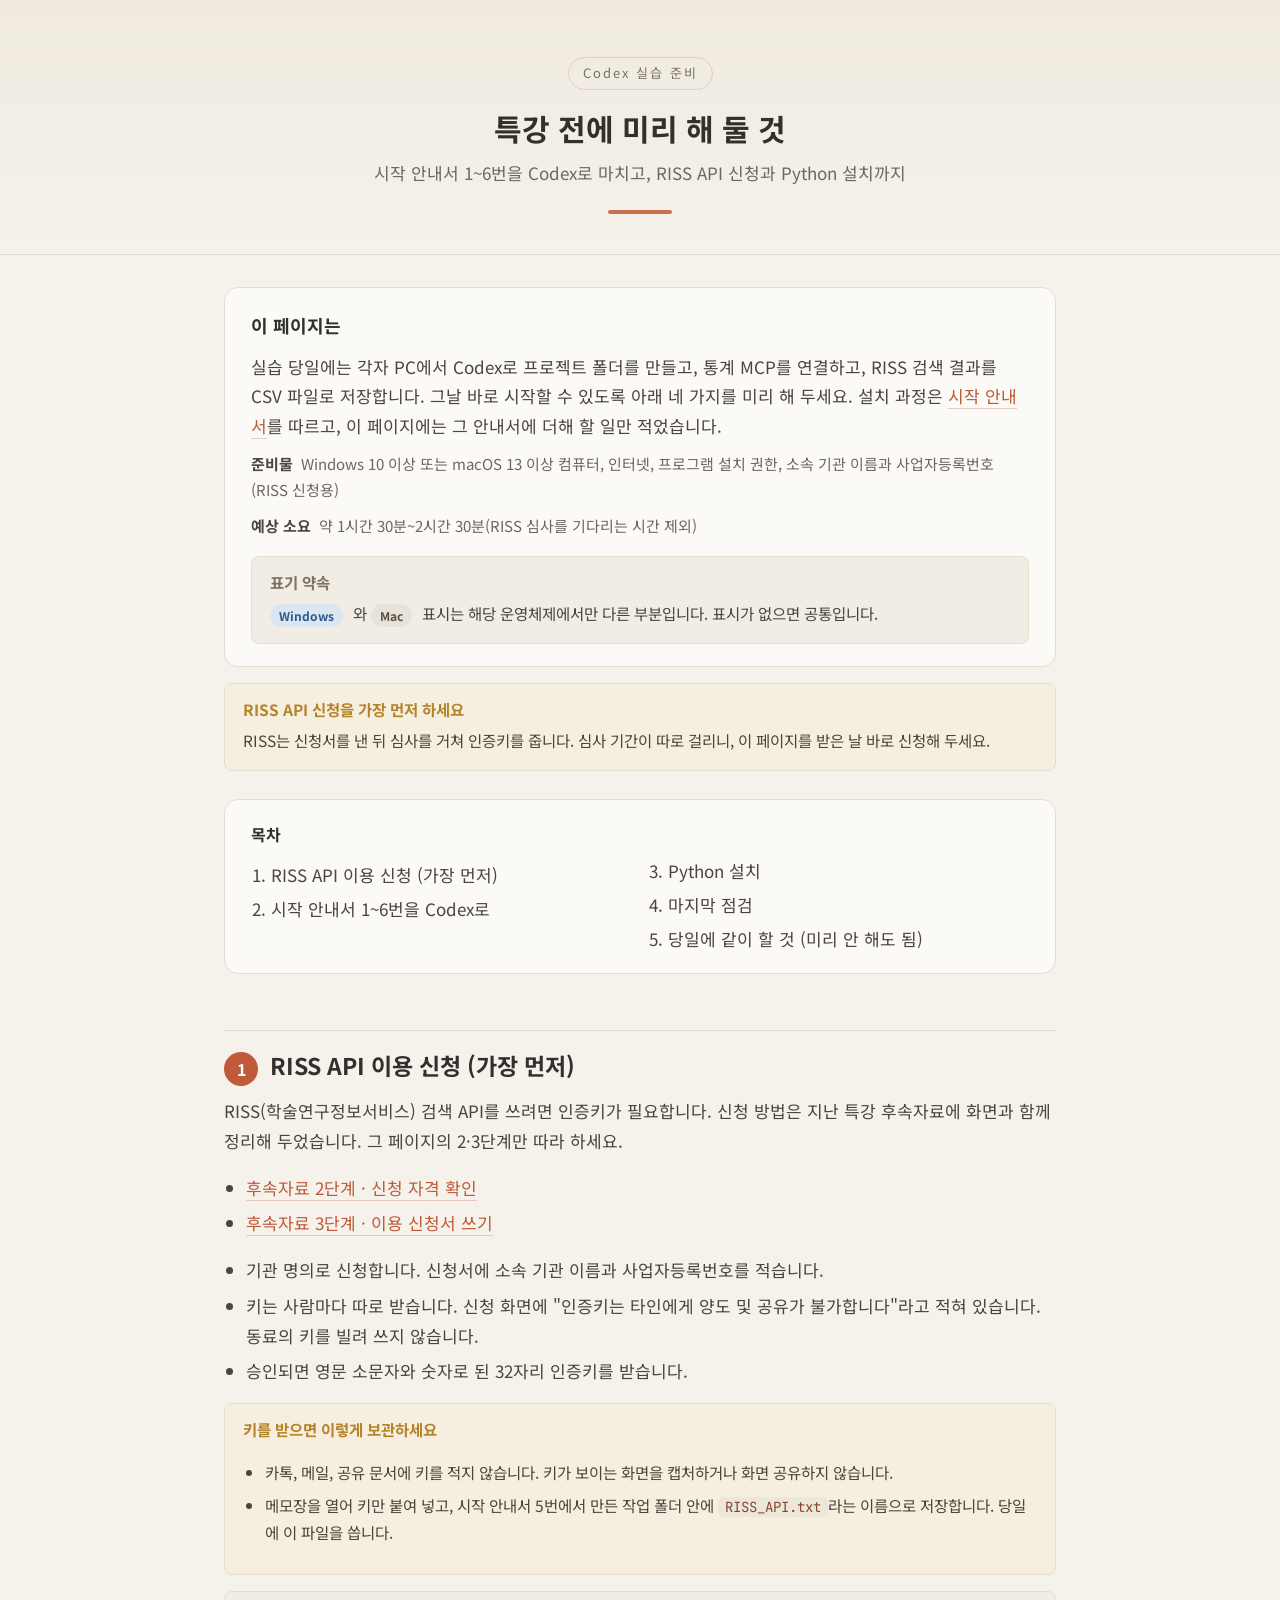
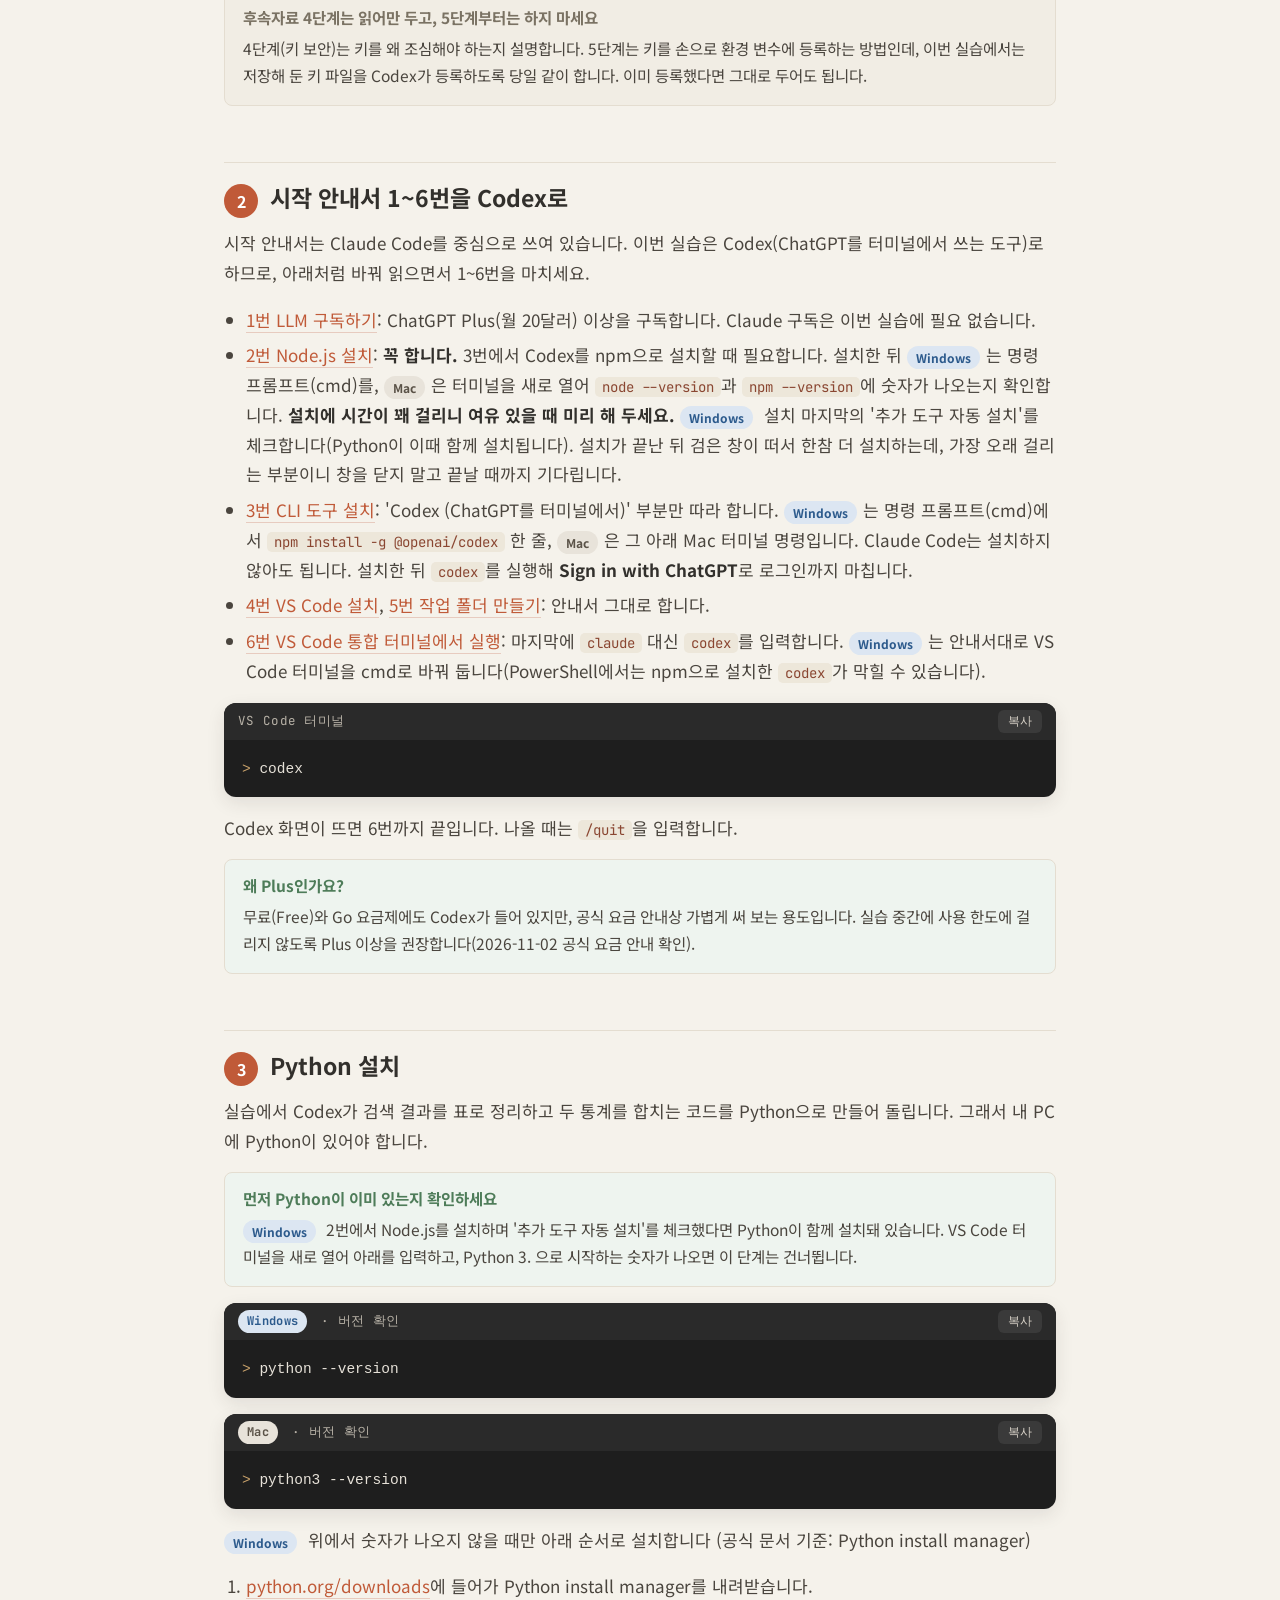
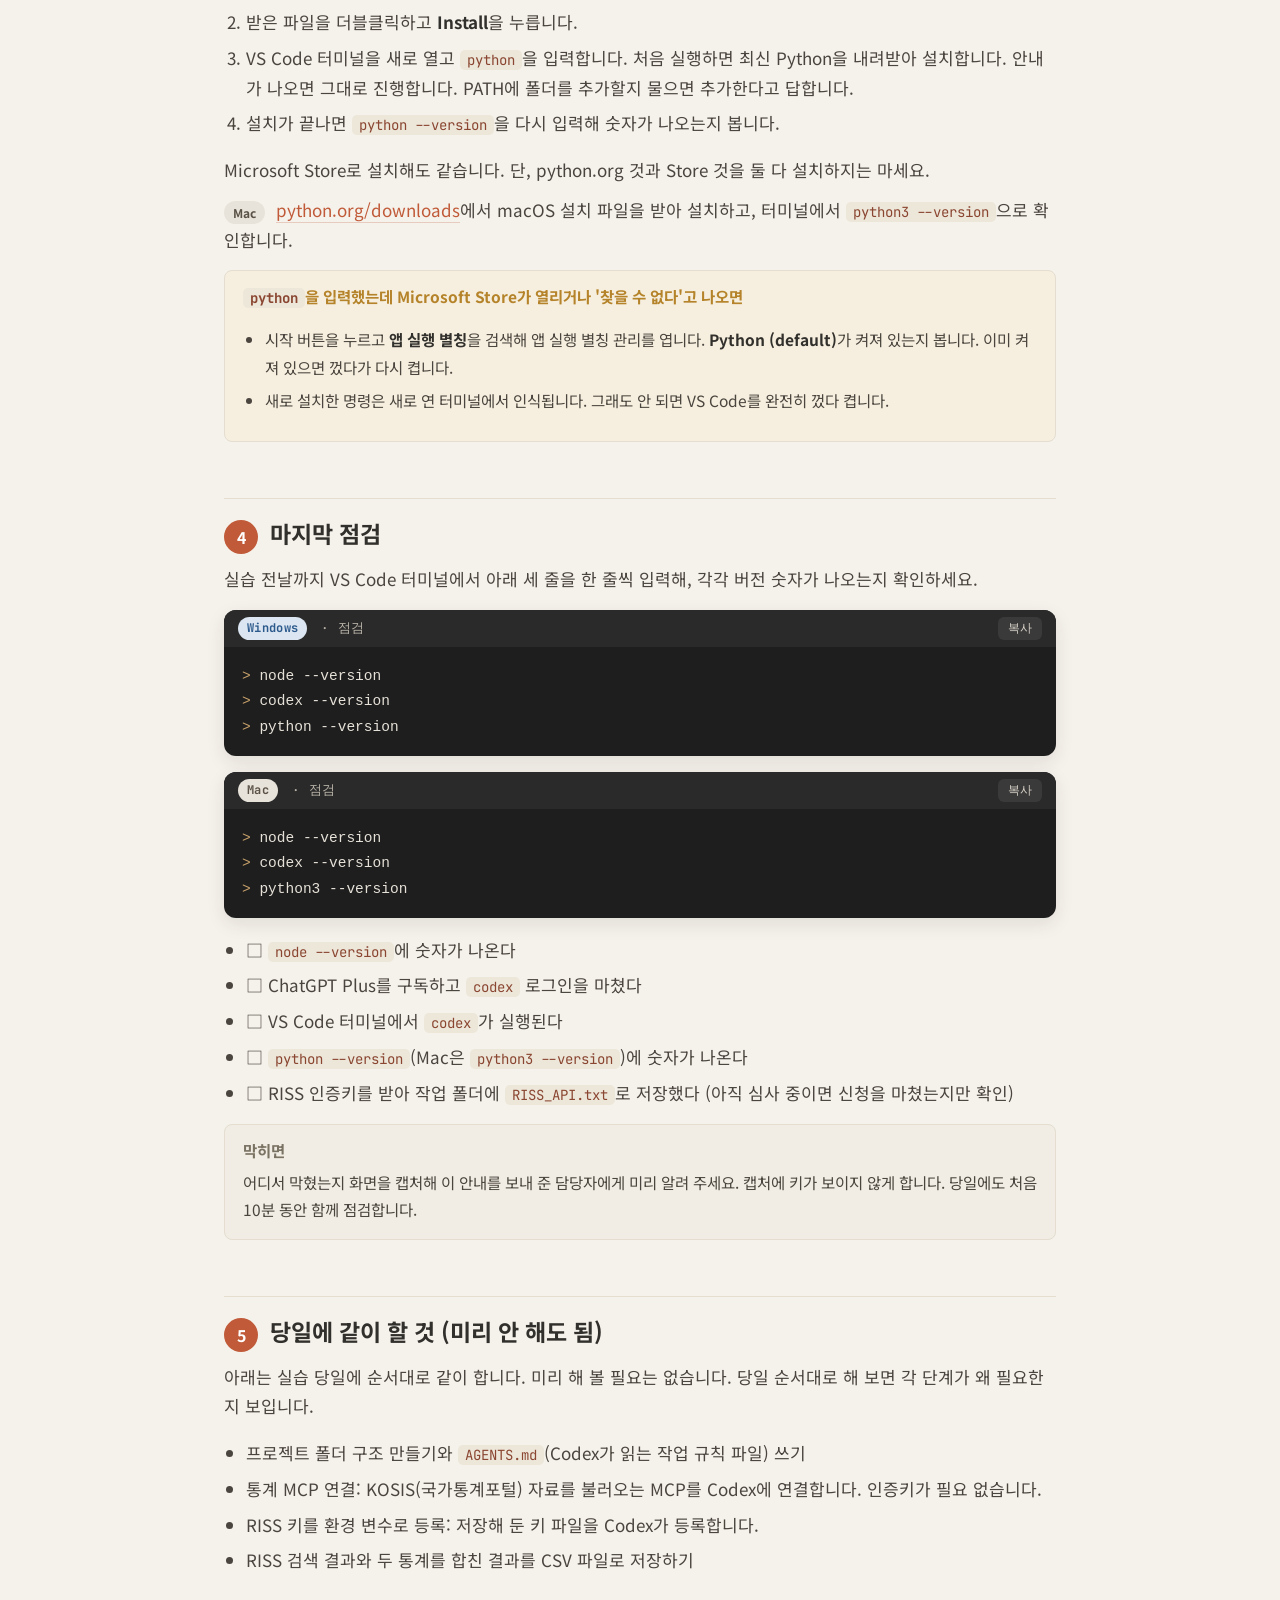
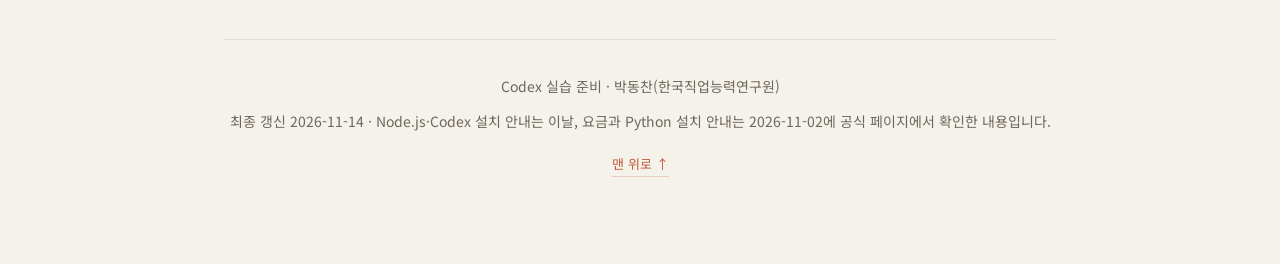
<file: Lets_prepare.html>
<!DOCTYPE html>
<html lang="ko">
<head>
<meta charset="UTF-8" />
<meta name="viewport" content="width=device-width, initial-scale=1.0" />
<title>특강 전에 미리 해 둘 것 · Codex 실습 준비</title>
<link rel="preconnect" href="https://fonts.googleapis.com" />
<link rel="preconnect" href="https://fonts.gstatic.com" crossorigin />
<link href="https://fonts.googleapis.com/css2?family=Noto+Sans+KR:wght@400;500;700&family=JetBrains+Mono:wght@400;500&display=swap" rel="stylesheet" />
<style>
  :root {
    --cream: #F5F2EB;
    --paper: #FBFAF6;
    --ink: #32302C;
    --body: #4A453E;
    --muted: #6E675D;
    --head: #7A7263;
    --terra: #C05A38;
    --terra-soft: #E7CBBF;
    --line: #E4DDD0;
    --code-bg: #1E1E1E;
    --code-fg: #E6E1D8;
    --green: #4E7C59;
    --amber: #B5832A;
  }
  * { box-sizing: border-box; }
  html { scroll-behavior: smooth; }
  body {
    margin: 0;
    background: var(--cream);
    color: var(--body);
    font-family: 'Noto Sans KR', 'Apple SD Gothic Neo', 'Malgun Gothic', sans-serif;
    font-size: 17px;
    line-height: 1.75;
    -webkit-font-smoothing: antialiased;
  }
  .wrap { max-width: 880px; margin: 0 auto; padding: 0 24px 96px; }

  /* Header */
  header.hero {
    background: linear-gradient(180deg, #F0EADF 0%, var(--cream) 100%);
    border-bottom: 1px solid var(--line);
    padding: 56px 24px 40px;
    text-align: center;
  }
  header.hero .badge {
    display: inline-block; font-size: 13px; letter-spacing: 2px; color: var(--head);
    border: 1px solid var(--terra-soft); border-radius: 999px; padding: 4px 14px; margin-bottom: 18px;
  }
  header.hero h1 { font-size: 30px; color: var(--ink); margin: 0 0 10px; font-weight: 700; line-height: 1.35; }
  header.hero p.sub { font-size: 17px; color: var(--muted); margin: 0; }
  .rule { width: 64px; height: 4px; background: var(--terra); border-radius: 3px; margin: 22px auto 0; opacity: .85; }

  h2 {
    font-size: 23px; color: var(--ink); font-weight: 700; margin: 56px 0 6px;
    padding-top: 14px; border-top: 1px solid var(--line); scroll-margin-top: 20px;
  }
  h2 .num {
    display: inline-flex; align-items: center; justify-content: center;
    width: 34px; height: 34px; border-radius: 50%; background: var(--terra); color: #fff;
    font-size: 16px; font-weight: 700; margin-right: 12px; vertical-align: middle;
  }
  h3 { font-size: 18px; color: var(--ink); font-weight: 700; margin: 28px 0 4px; }
  p { margin: 10px 0; }
  a { color: var(--terra); text-decoration: none; border-bottom: 1px solid var(--terra-soft); }
  a:hover { border-bottom-color: var(--terra); }
  strong { color: var(--ink); font-weight: 700; }
  ul, ol { padding-left: 22px; }
  li { margin: 6px 0; }

  /* Intro card */
  .intro {
    background: var(--paper); border: 1px solid var(--line); border-radius: 14px;
    padding: 22px 26px; margin: 32px 0 8px;
  }
  .intro h3 { margin-top: 0; }
  .meta-row { display: flex; flex-wrap: wrap; gap: 10px 28px; margin-top: 10px; font-size: 15px; color: var(--muted); }
  .meta-row b { color: var(--body); }

  /* TOC */
  nav.toc {
    background: var(--paper); border: 1px solid var(--line); border-radius: 14px;
    padding: 20px 26px; margin: 28px 0;
  }
  nav.toc .toc-title { font-weight: 700; color: var(--ink); margin-bottom: 8px; font-size: 16px; }
  nav.toc ol { margin: 0; padding-left: 20px; columns: 2; column-gap: 36px; }
  nav.toc li { margin: 4px 0; break-inside: avoid; }
  nav.toc a { border: none; color: var(--body); }
  nav.toc a:hover { color: var(--terra); }
  @media (max-width: 640px) { nav.toc ol { columns: 1; } }

  /* Code blocks */
  .code {
    position: relative; margin: 16px 0; border-radius: 12px; overflow: hidden;
    box-shadow: 0 6px 18px rgba(45,40,35,.10); background: var(--code-bg);
  }
  .code .bar {
    display: flex; align-items: center; justify-content: space-between;
    background: #2A2A2A; color: #B9B3A8; padding: 7px 14px; font-size: 12.5px;
    font-family: 'JetBrains Mono', Consolas, Menlo, monospace; letter-spacing: .3px;
  }
  .code .bar .dot { color: #5b5b5b; }
  .code pre {
    margin: 0; padding: 16px 18px; overflow-x: auto; color: var(--code-fg);
    font-family: 'JetBrains Mono', Consolas, 'D2Coding', Menlo, monospace;
    font-size: 14.5px; line-height: 1.7;
  }
  .code pre .c { color: #6A9955; }   /* 주석 */
  .code pre .p { color: #C9A26B; }   /* 프롬프트 기호 */
  .code pre .k { color: #79B8FF; }   /* 키워드/명령 */
  .copy {
    background: #3a3a3a; color: #d8d2c8; border: none; border-radius: 6px;
    padding: 3px 10px; font-size: 12px; cursor: pointer; font-family: inherit;
  }
  .copy:hover { background: #4a4a4a; }
  .copy.done { background: var(--green); color: #fff; }

  /* Callouts */
  .callout { border: 1px solid var(--line); border-radius: 8px; padding: 12px 18px; margin: 16px 0; font-size: 15.5px; }
  .callout p { margin: 4px 0; }
  .callout .ti { font-weight: 700; display: block; margin-bottom: 2px; }
  .tip  { background: #EEF4EF; }
  .tip .ti { color: var(--green); }
  .warn { background: #F6EFDF; }
  .warn .ti { color: var(--amber); }
  .note { background: #F1EDE4; }
  .note .ti { color: var(--head); }

  kbd {
    background: #fff; border: 1px solid #CFC7B8; border-bottom-width: 2px; border-radius: 5px;
    padding: 1px 7px; font-family: 'JetBrains Mono', Consolas, monospace; font-size: 13px; color: var(--ink);
  }
  code.inline {
    background: #EDE7DA; color: #8A4631; padding: 1px 7px; border-radius: 5px;
    font-family: 'JetBrains Mono', Consolas, monospace; font-size: 14px;
  }
  .os { display: inline-block; font-size: 12px; font-weight: 700; padding: 1px 9px; border-radius: 999px; margin-right: 6px; vertical-align: middle; }
  .win { background: #DCE6F2; color: #2C5A8C; }
  .mac { background: #E8E3DA; color: #5A5247; }

  footer {
    margin-top: 64px; padding-top: 24px; border-top: 1px solid var(--line);
    color: var(--muted); font-size: 14px; text-align: center;
  }
  .backtop { display:inline-block; margin-top: 10px; font-size: 13px; }

  @media print {
    header.hero, nav.toc, .copy { } .code { box-shadow: none; }
    body { font-size: 12pt; } a { color: var(--ink); }
  }
</style>
</head><body>

<header class="hero">
  <span class="badge">Codex 실습 준비</span>
  <h1>특강 전에 미리 해 둘 것</h1>
  <p class="sub">시작 안내서 1~6번을 Codex로 마치고, RISS API 신청과 Python 설치까지</p>
  <div class="rule"></div>
</header>

<div class="wrap">
  <div class="intro">
    <h3>이 페이지는</h3>
    <p>실습 당일에는 각자 PC에서 Codex로 프로젝트 폴더를 만들고, 통계 MCP를 연결하고, RISS 검색 결과를 CSV 파일로 저장합니다. 그날 바로 시작할 수 있도록 아래 네 가지를 미리 해 두세요. 설치 과정은 <a href="Lets_start.html">시작 안내서</a>를 따르고, 이 페이지에는 그 안내서에 더해 할 일만 적었습니다.</p>
    <div class="meta-row">
      <span><b>준비물</b> &nbsp;Windows 10 이상 또는 macOS 13 이상 컴퓨터, 인터넷, 프로그램 설치 권한, 소속 기관 이름과 사업자등록번호(RISS 신청용)</span>
      <span><b>예상 소요</b> &nbsp;약 1시간 30분~2시간 30분(RISS 심사를 기다리는 시간 제외)</span>
    </div>
    <div class="callout note" style="margin-bottom:0;">
      <span class="ti">표기 약속</span>
      <p><span class="os win">Windows</span> 와 <span class="os mac">Mac</span> 표시는 해당 운영체제에서만 다른 부분입니다. 표시가 없으면 공통입니다.</p>
    </div>
  </div>

  <div class="callout warn">
    <span class="ti">RISS API 신청을 가장 먼저 하세요</span>
    <p>RISS는 신청서를 낸 뒤 심사를 거쳐 인증키를 줍니다. 심사 기간이 따로 걸리니, 이 페이지를 받은 날 바로 신청해 두세요.</p>
  </div>

  <nav class="toc">
    <div class="toc-title">목차</div>
    <ol>
      <li><a href="#s1">RISS API 이용 신청 (가장 먼저)</a></li>
      <li><a href="#s2">시작 안내서 1~6번을 Codex로</a></li>
      <li><a href="#s3">Python 설치</a></li>
      <li><a href="#s4">마지막 점검</a></li>
      <li><a href="#s5">당일에 같이 할 것 (미리 안 해도 됨)</a></li>
    </ol>
  </nav>

  <h2 id="s1"><span class="num">1</span>RISS API 이용 신청 (가장 먼저)</h2>
  <p>RISS(학술연구정보서비스) 검색 API를 쓰려면 인증키가 필요합니다. 신청 방법은 지난 특강 후속자료에 화면과 함께 정리해 두었습니다. 그 페이지의 2·3단계만 따라 하세요.</p>
  <ul>
    <li><a href="https://dongchan.github.io/KLEI_AI_Talk/followup/riss/#s2">후속자료 2단계 · 신청 자격 확인</a></li>
    <li><a href="https://dongchan.github.io/KLEI_AI_Talk/followup/riss/#s3">후속자료 3단계 · 이용 신청서 쓰기</a></li>
  </ul>
  <ul>
    <li>기관 명의로 신청합니다. 신청서에 소속 기관 이름과 사업자등록번호를 적습니다.</li>
    <li>키는 사람마다 따로 받습니다. 신청 화면에 "인증키는 타인에게 양도 및 공유가 불가합니다"라고 적혀 있습니다. 동료의 키를 빌려 쓰지 않습니다.</li>
    <li>승인되면 영문 소문자와 숫자로 된 32자리 인증키를 받습니다.</li>
  </ul>
  <div class="callout warn">
    <span class="ti">키를 받으면 이렇게 보관하세요</span>
    <ul>
      <li>카톡, 메일, 공유 문서에 키를 적지 않습니다. 키가 보이는 화면을 캡처하거나 화면 공유하지 않습니다.</li>
      <li>메모장을 열어 키만 붙여 넣고, 시작 안내서 5번에서 만든 작업 폴더 안에 <code class="inline">RISS_API.txt</code>라는 이름으로 저장합니다. 당일에 이 파일을 씁니다.</li>
    </ul>
  </div>
  <div class="callout note">
    <span class="ti">후속자료 4단계는 읽어만 두고, 5단계부터는 하지 마세요</span>
    <p>4단계(키 보안)는 키를 왜 조심해야 하는지 설명합니다. 5단계는 키를 손으로 환경 변수에 등록하는 방법인데, 이번 실습에서는 저장해 둔 키 파일을 Codex가 등록하도록 당일 같이 합니다. 이미 등록했다면 그대로 두어도 됩니다.</p>
  </div>

  <h2 id="s2"><span class="num">2</span>시작 안내서 1~6번을 Codex로</h2>
  <p>시작 안내서는 Claude Code를 중심으로 쓰여 있습니다. 이번 실습은 Codex(ChatGPT를 터미널에서 쓰는 도구)로 하므로, 아래처럼 바꿔 읽으면서 1~6번을 마치세요.</p>
  <ul>
    <li><a href="Lets_start.html#s1">1번 LLM 구독하기</a>: ChatGPT Plus(월 20달러) 이상을 구독합니다. Claude 구독은 이번 실습에 필요 없습니다.</li>
    <li><a href="Lets_start.html#s2">2번 Node.js 설치</a>: <strong>꼭 합니다.</strong> 3번에서 Codex를 npm으로 설치할 때 필요합니다. 설치한 뒤 <span class="os win">Windows</span>는 명령 프롬프트(cmd)를, <span class="os mac">Mac</span>은 터미널을 새로 열어 <code class="inline">node --version</code>과 <code class="inline">npm --version</code>에 숫자가 나오는지 확인합니다. <strong>설치에 시간이 꽤 걸리니 여유 있을 때 미리 해 두세요.</strong> <span class="os win">Windows</span> 설치 마지막의 '추가 도구 자동 설치'를 체크합니다(Python이 이때 함께 설치됩니다). 설치가 끝난 뒤 검은 창이 떠서 한참 더 설치하는데, 가장 오래 걸리는 부분이니 창을 닫지 말고 끝날 때까지 기다립니다.</li>
    <li><a href="Lets_start.html#s3">3번 CLI 도구 설치</a>: 'Codex (ChatGPT를 터미널에서)' 부분만 따라 합니다. <span class="os win">Windows</span>는 명령 프롬프트(cmd)에서 <code class="inline">npm install -g @openai/codex</code> 한 줄, <span class="os mac">Mac</span>은 그 아래 Mac 터미널 명령입니다. Claude Code는 설치하지 않아도 됩니다. 설치한 뒤 <code class="inline">codex</code>를 실행해 <strong>Sign in with ChatGPT</strong>로 로그인까지 마칩니다.</li>
    <li><a href="Lets_start.html#s4">4번 VS Code 설치</a>, <a href="Lets_start.html#s5">5번 작업 폴더 만들기</a>: 안내서 그대로 합니다.</li>
    <li><a href="Lets_start.html#s6">6번 VS Code 통합 터미널에서 실행</a>: 마지막에 <code class="inline">claude</code> 대신 <code class="inline">codex</code>를 입력합니다. <span class="os win">Windows</span>는 안내서대로 VS Code 터미널을 cmd로 바꿔 둡니다(PowerShell에서는 npm으로 설치한 <code class="inline">codex</code>가 막힐 수 있습니다).</li>
  </ul>
  <div class="code">
    <div class="bar"><span>VS Code 터미널</span><button class="copy" onclick="cp(this)">복사</button></div>
    <pre><code><span class="p">&gt;</span> codex</code></pre>
  </div>
  <p>Codex 화면이 뜨면 6번까지 끝입니다. 나올 때는 <code class="inline">/quit</code>을 입력합니다.</p>
  <div class="callout tip">
    <span class="ti">왜 Plus인가요?</span>
    <p>무료(Free)와 Go 요금제에도 Codex가 들어 있지만, 공식 요금 안내상 가볍게 써 보는 용도입니다. 실습 중간에 사용 한도에 걸리지 않도록 Plus 이상을 권장합니다(2026-11-02 공식 요금 안내 확인).</p>
  </div>

  <h2 id="s3"><span class="num">3</span>Python 설치</h2>
  <p>실습에서 Codex가 검색 결과를 표로 정리하고 두 통계를 합치는 코드를 Python으로 만들어 돌립니다. 그래서 내 PC에 Python이 있어야 합니다.</p>
  <div class="callout tip">
    <span class="ti">먼저 Python이 이미 있는지 확인하세요</span>
    <p><span class="os win">Windows</span> 2번에서 Node.js를 설치하며 '추가 도구 자동 설치'를 체크했다면 Python이 함께 설치돼 있습니다. VS Code 터미널을 새로 열어 아래를 입력하고, Python 3. 으로 시작하는 숫자가 나오면 이 단계는 건너뜁니다.</p>
  </div>
  <div class="code">
    <div class="bar"><span><span class="os win">Windows</span> · 버전 확인</span><button class="copy" onclick="cp(this)">복사</button></div>
    <pre><code><span class="p">&gt;</span> python --version</code></pre>
  </div>
  <div class="code">
    <div class="bar"><span><span class="os mac">Mac</span> · 버전 확인</span><button class="copy" onclick="cp(this)">복사</button></div>
    <pre><code><span class="p">&gt;</span> python3 --version</code></pre>
  </div>
  <p><span class="os win">Windows</span> 위에서 숫자가 나오지 않을 때만 아래 순서로 설치합니다 (공식 문서 기준: Python install manager)</p>
  <ol>
    <li><a href="https://www.python.org/downloads/">python.org/downloads</a>에 들어가 Python install manager를 내려받습니다.</li>
    <li>받은 파일을 더블클릭하고 <strong>Install</strong>을 누릅니다.</li>
    <li>VS Code 터미널을 새로 열고 <code class="inline">python</code>을 입력합니다. 처음 실행하면 최신 Python을 내려받아 설치합니다. 안내가 나오면 그대로 진행합니다. PATH에 폴더를 추가할지 물으면 추가한다고 답합니다.</li>
    <li>설치가 끝나면 <code class="inline">python --version</code>을 다시 입력해 숫자가 나오는지 봅니다.</li>
  </ol>
  <p>Microsoft Store로 설치해도 같습니다. 단, python.org 것과 Store 것을 둘 다 설치하지는 마세요.</p>
  <p><span class="os mac">Mac</span> <a href="https://www.python.org/downloads/">python.org/downloads</a>에서 macOS 설치 파일을 받아 설치하고, 터미널에서 <code class="inline">python3 --version</code>으로 확인합니다.</p>
  <div class="callout warn">
    <span class="ti"><code class="inline">python</code>을 입력했는데 Microsoft Store가 열리거나 '찾을 수 없다'고 나오면</span>
    <ul>
      <li>시작 버튼을 누르고 <strong>앱 실행 별칭</strong>을 검색해 앱 실행 별칭 관리를 엽니다. <strong>Python (default)</strong>가 켜져 있는지 봅니다. 이미 켜져 있으면 껐다가 다시 켭니다.</li>
      <li>새로 설치한 명령은 새로 연 터미널에서 인식됩니다. 그래도 안 되면 VS Code를 완전히 껐다 켭니다.</li>
    </ul>
  </div>

  <h2 id="s4"><span class="num">4</span>마지막 점검</h2>
  <p>실습 전날까지 VS Code 터미널에서 아래 세 줄을 한 줄씩 입력해, 각각 버전 숫자가 나오는지 확인하세요.</p>
  <div class="code">
    <div class="bar"><span><span class="os win">Windows</span> · 점검</span><button class="copy" onclick="cp(this)">복사</button></div>
    <pre><code><span class="p">&gt;</span> node --version
<span class="p">&gt;</span> codex --version
<span class="p">&gt;</span> python --version</code></pre>
  </div>
  <div class="code">
    <div class="bar"><span><span class="os mac">Mac</span> · 점검</span><button class="copy" onclick="cp(this)">복사</button></div>
    <pre><code><span class="p">&gt;</span> node --version
<span class="p">&gt;</span> codex --version
<span class="p">&gt;</span> python3 --version</code></pre>
  </div>
  <ul>
    <li>□ <code class="inline">node --version</code>에 숫자가 나온다</li>
    <li>□ ChatGPT Plus를 구독하고 <code class="inline">codex</code> 로그인을 마쳤다</li>
    <li>□ VS Code 터미널에서 <code class="inline">codex</code>가 실행된다</li>
    <li>□ <code class="inline">python --version</code>(Mac은 <code class="inline">python3 --version</code>)에 숫자가 나온다</li>
    <li>□ RISS 인증키를 받아 작업 폴더에 <code class="inline">RISS_API.txt</code>로 저장했다 (아직 심사 중이면 신청을 마쳤는지만 확인)</li>
  </ul>
  <div class="callout note">
    <span class="ti">막히면</span>
    <p>어디서 막혔는지 화면을 캡처해 이 안내를 보내 준 담당자에게 미리 알려 주세요. 캡처에 키가 보이지 않게 합니다. 당일에도 처음 10분 동안 함께 점검합니다.</p>
  </div>

  <h2 id="s5"><span class="num">5</span>당일에 같이 할 것 (미리 안 해도 됨)</h2>
  <p>아래는 실습 당일에 순서대로 같이 합니다. 미리 해 볼 필요는 없습니다. 당일 순서대로 해 보면 각 단계가 왜 필요한지 보입니다.</p>
  <ul>
    <li>프로젝트 폴더 구조 만들기와 <code class="inline">AGENTS.md</code>(Codex가 읽는 작업 규칙 파일) 쓰기</li>
    <li>통계 MCP 연결: KOSIS(국가통계포털) 자료를 불러오는 MCP를 Codex에 연결합니다. 인증키가 필요 없습니다.</li>
    <li>RISS 키를 환경 변수로 등록: 저장해 둔 키 파일을 Codex가 등록합니다.</li>
    <li>RISS 검색 결과와 두 통계를 합친 결과를 CSV 파일로 저장하기</li>
  </ul>

  <footer>
    <p>Codex 실습 준비 · 박동찬(한국직업능력연구원)</p>
    <p>최종 갱신 2026-11-14 · Node.js·Codex 설치 안내는 이날, 요금과 Python 설치 안내는 2026-11-02에 공식 페이지에서 확인한 내용입니다.</p>
    <a class="backtop" href="#" onclick="window.scrollTo({top:0,behavior:'smooth'});return false;">맨 위로 ↑</a>
  </footer>
</div>

<script>
  function cp(btn){
    var pre = btn.closest('.code').querySelector('pre').cloneNode(true);
    pre.querySelectorAll('.p').forEach(function(s){ s.parentNode.removeChild(s); });
    var code = pre.textContent.replace(/^ /gm, '');
    var done = function(){ btn.textContent='복사됨'; btn.classList.add('done'); setTimeout(function(){ btn.textContent='복사'; btn.classList.remove('done'); },1500); };
    if(navigator.clipboard && navigator.clipboard.writeText){
      navigator.clipboard.writeText(code).then(done, function(){ fallback(code); done(); });
    } else { fallback(code); done(); }
  }
  function fallback(text){
    var ta=document.createElement('textarea'); ta.value=text; ta.style.position='fixed'; ta.style.opacity='0';
    document.body.appendChild(ta); ta.select();
    try{ document.execCommand('copy'); }catch(e){}
    document.body.removeChild(ta);
  }
</script></body>
</html>
</file>
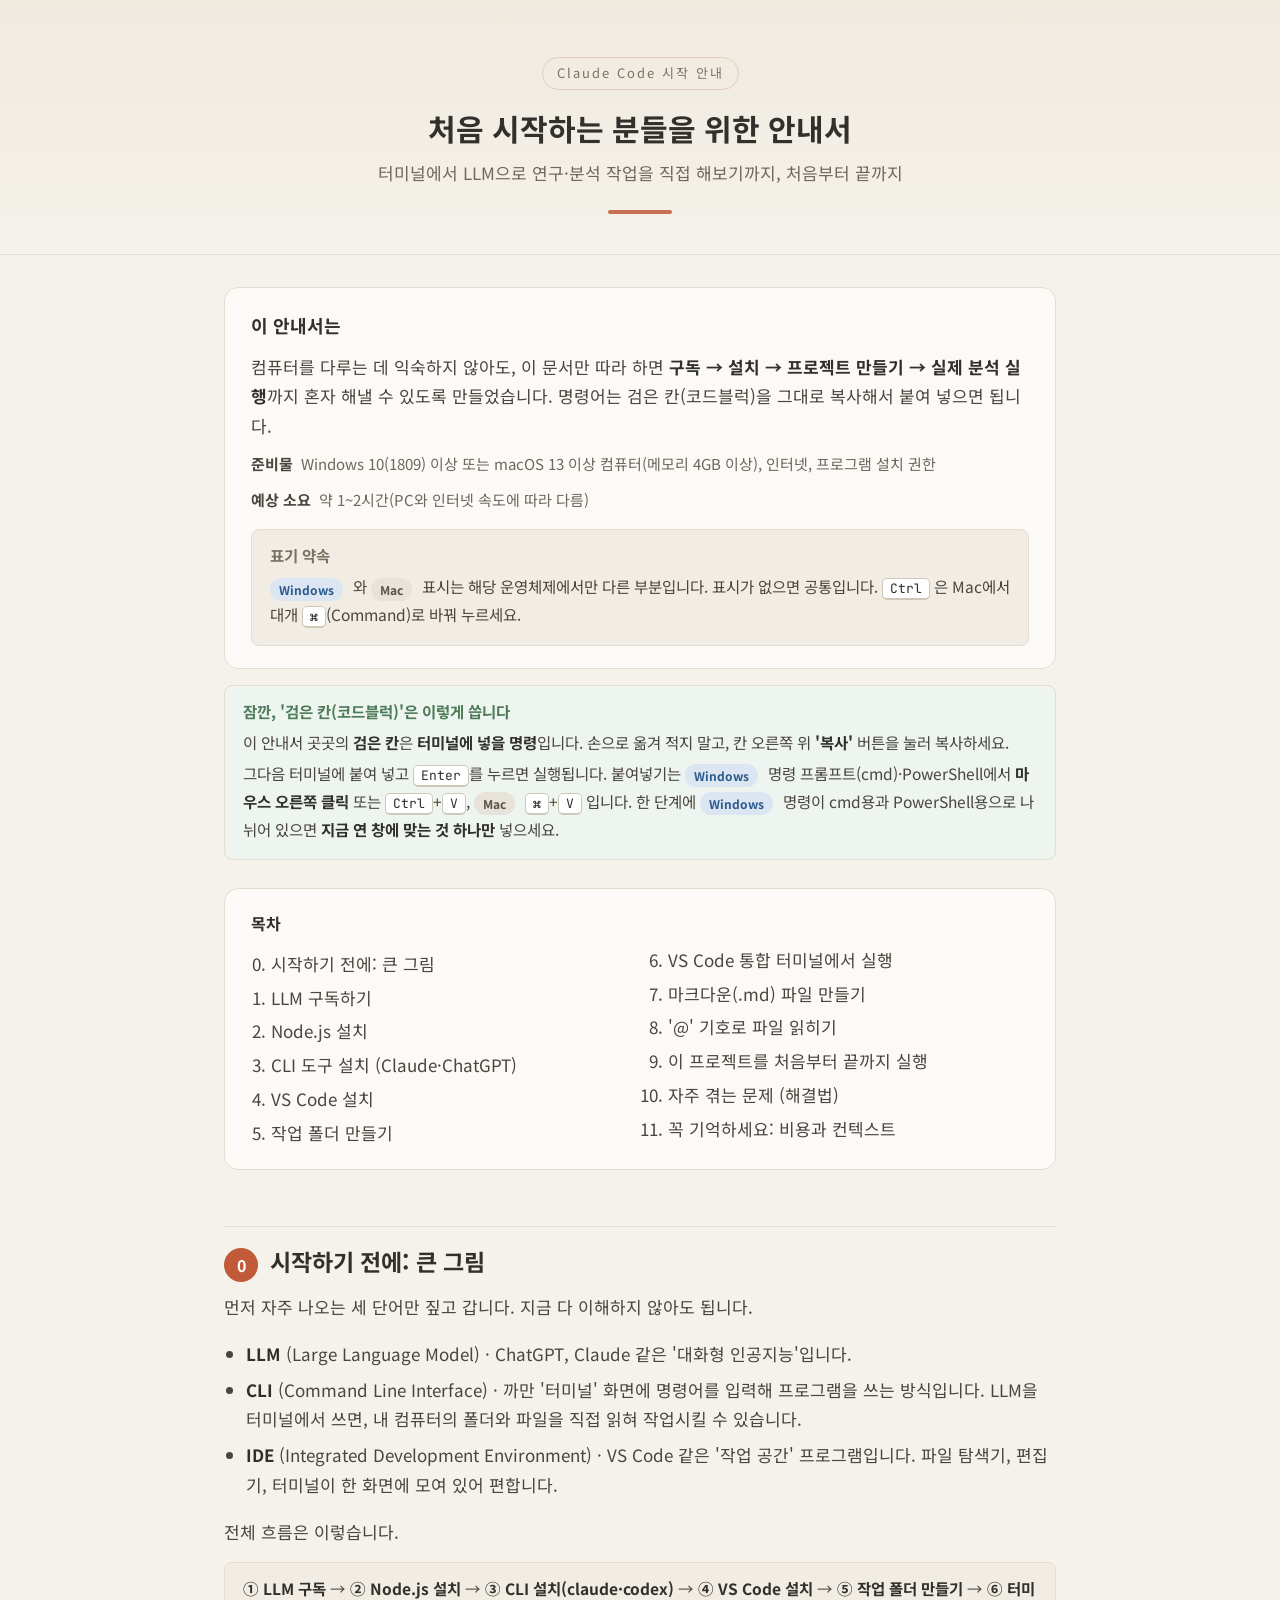
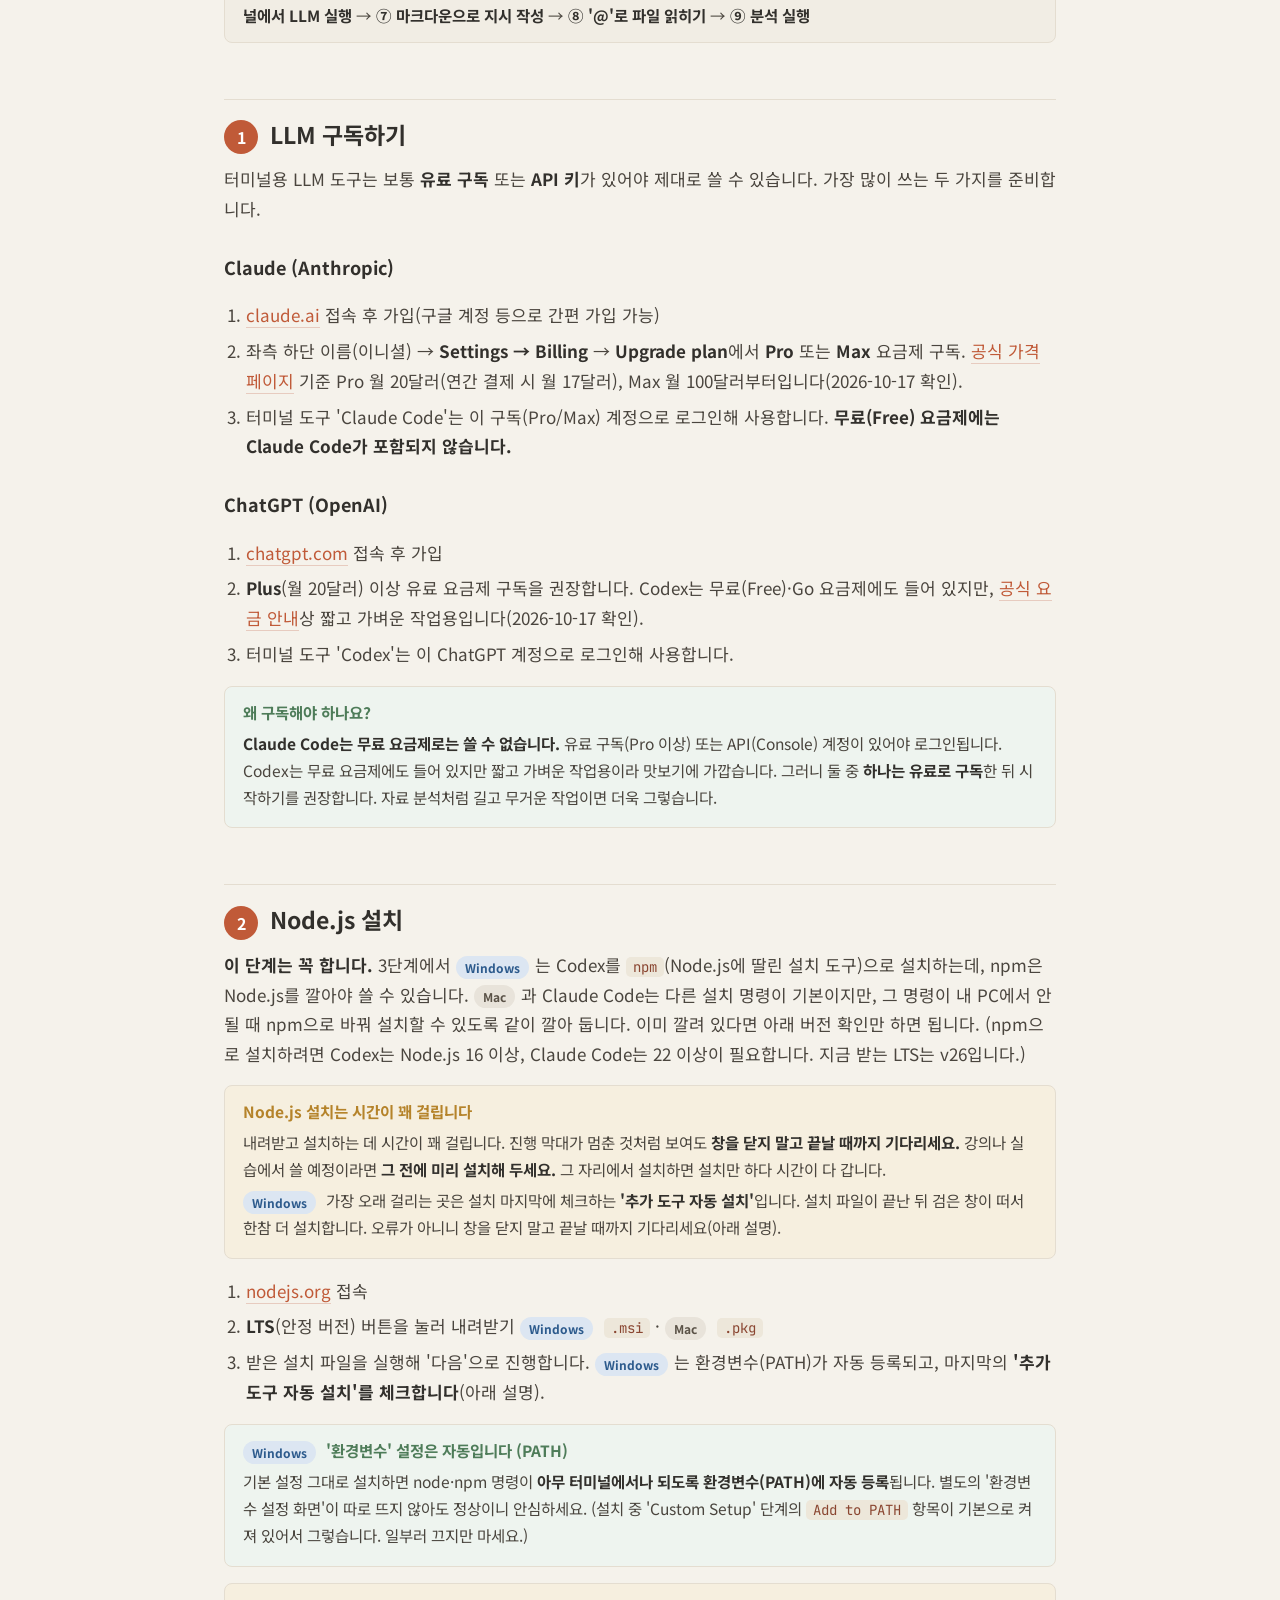
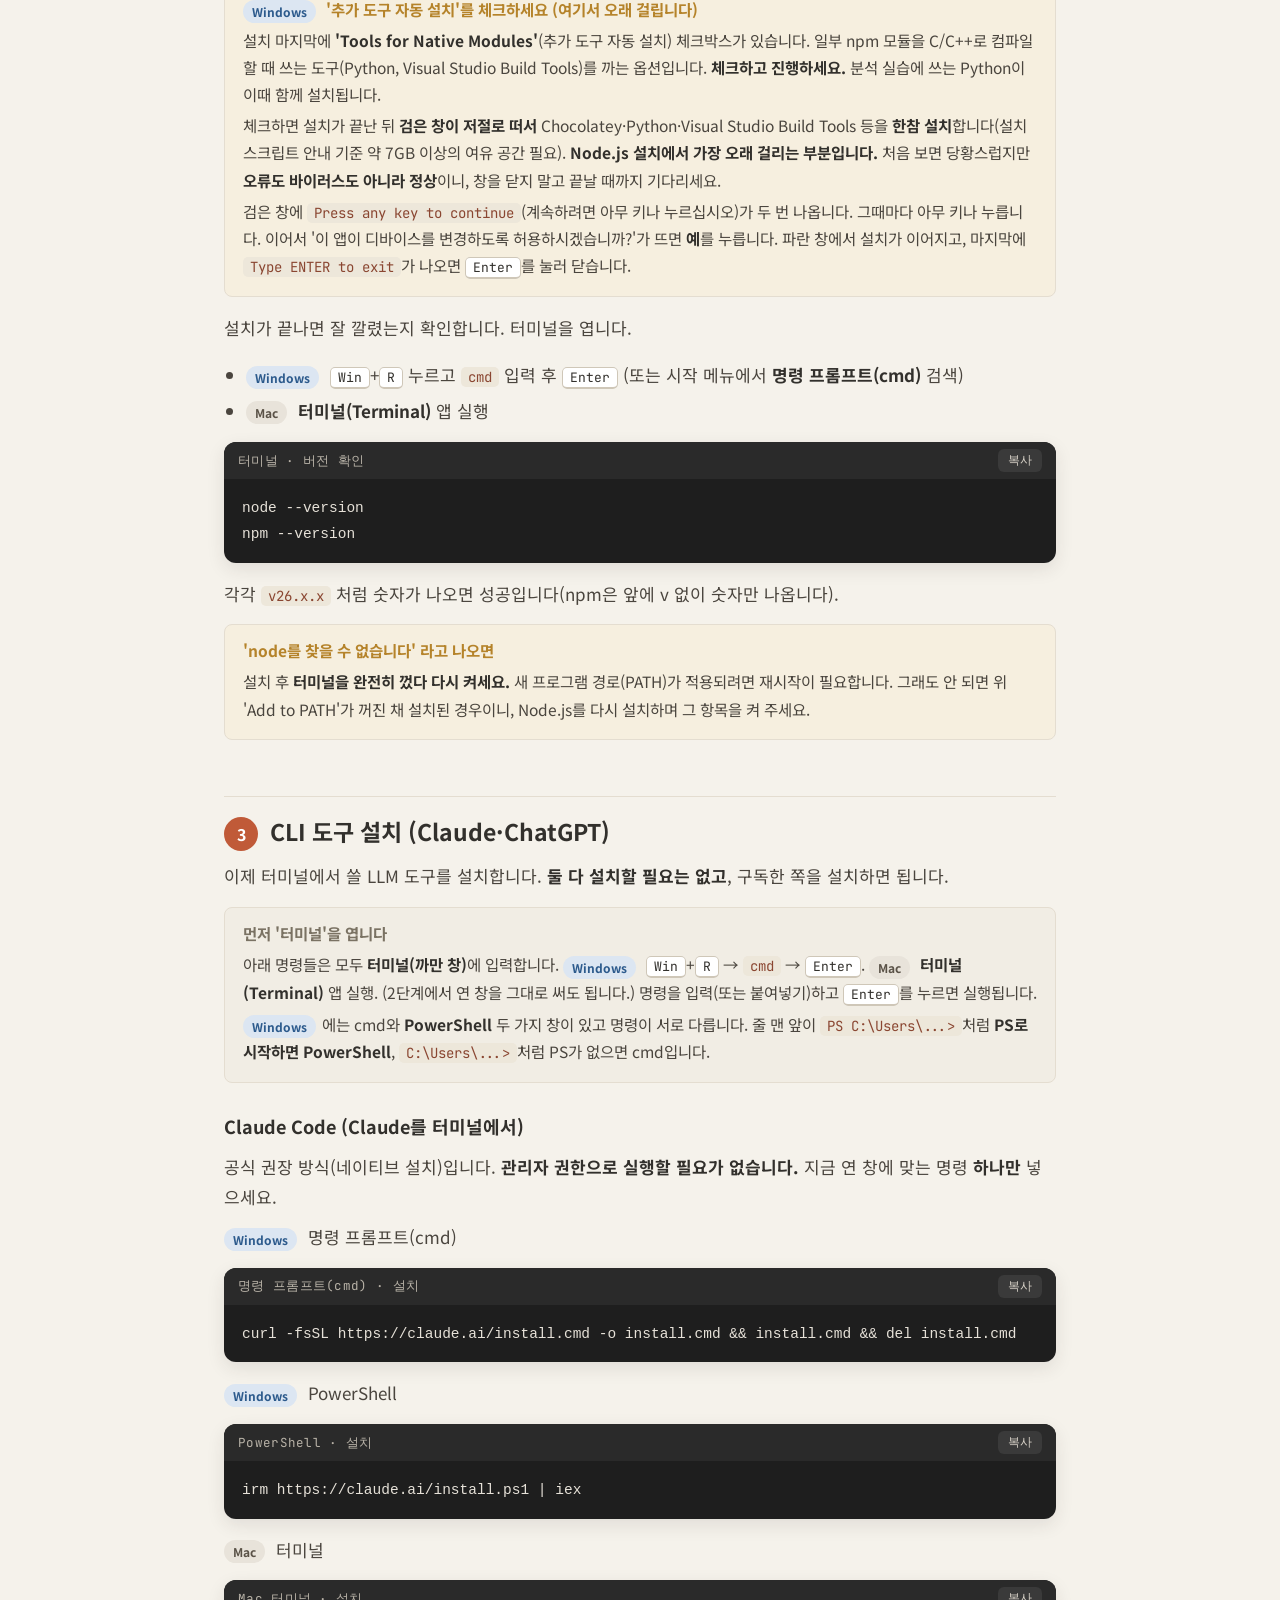
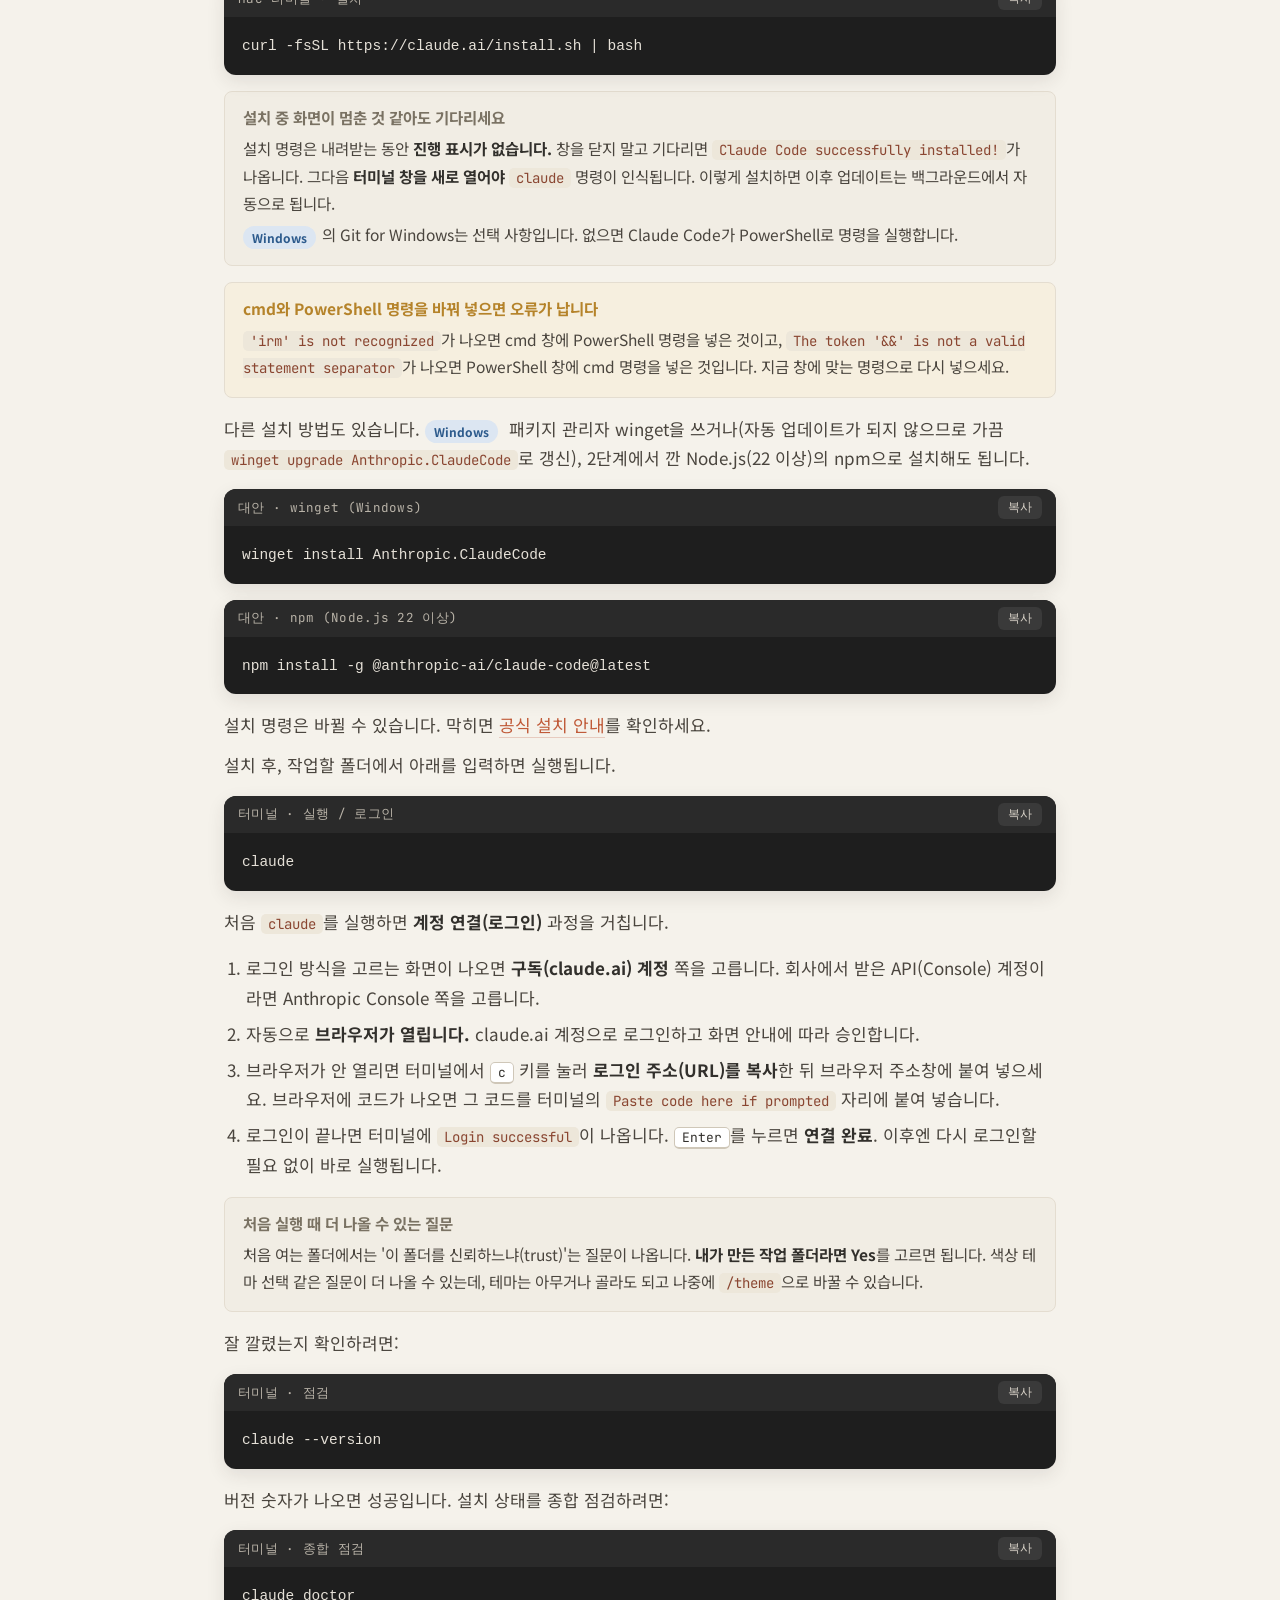
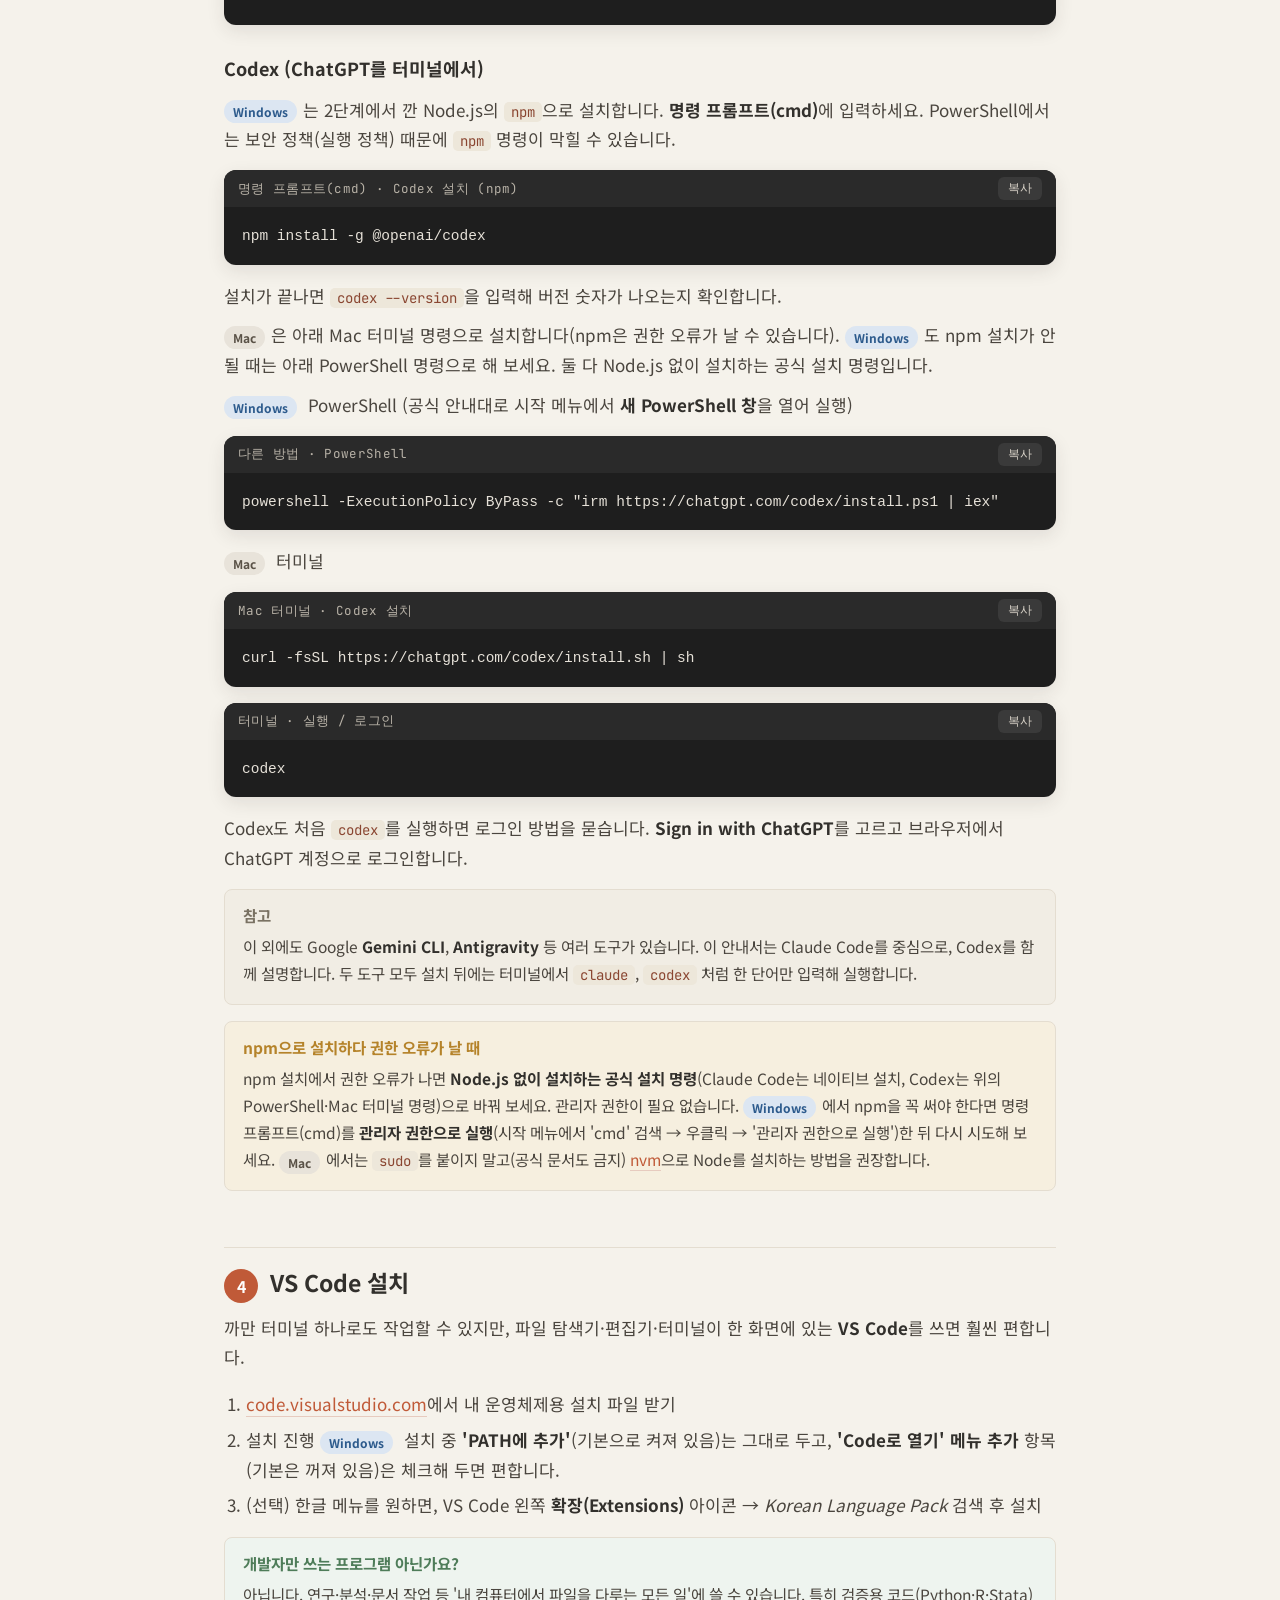
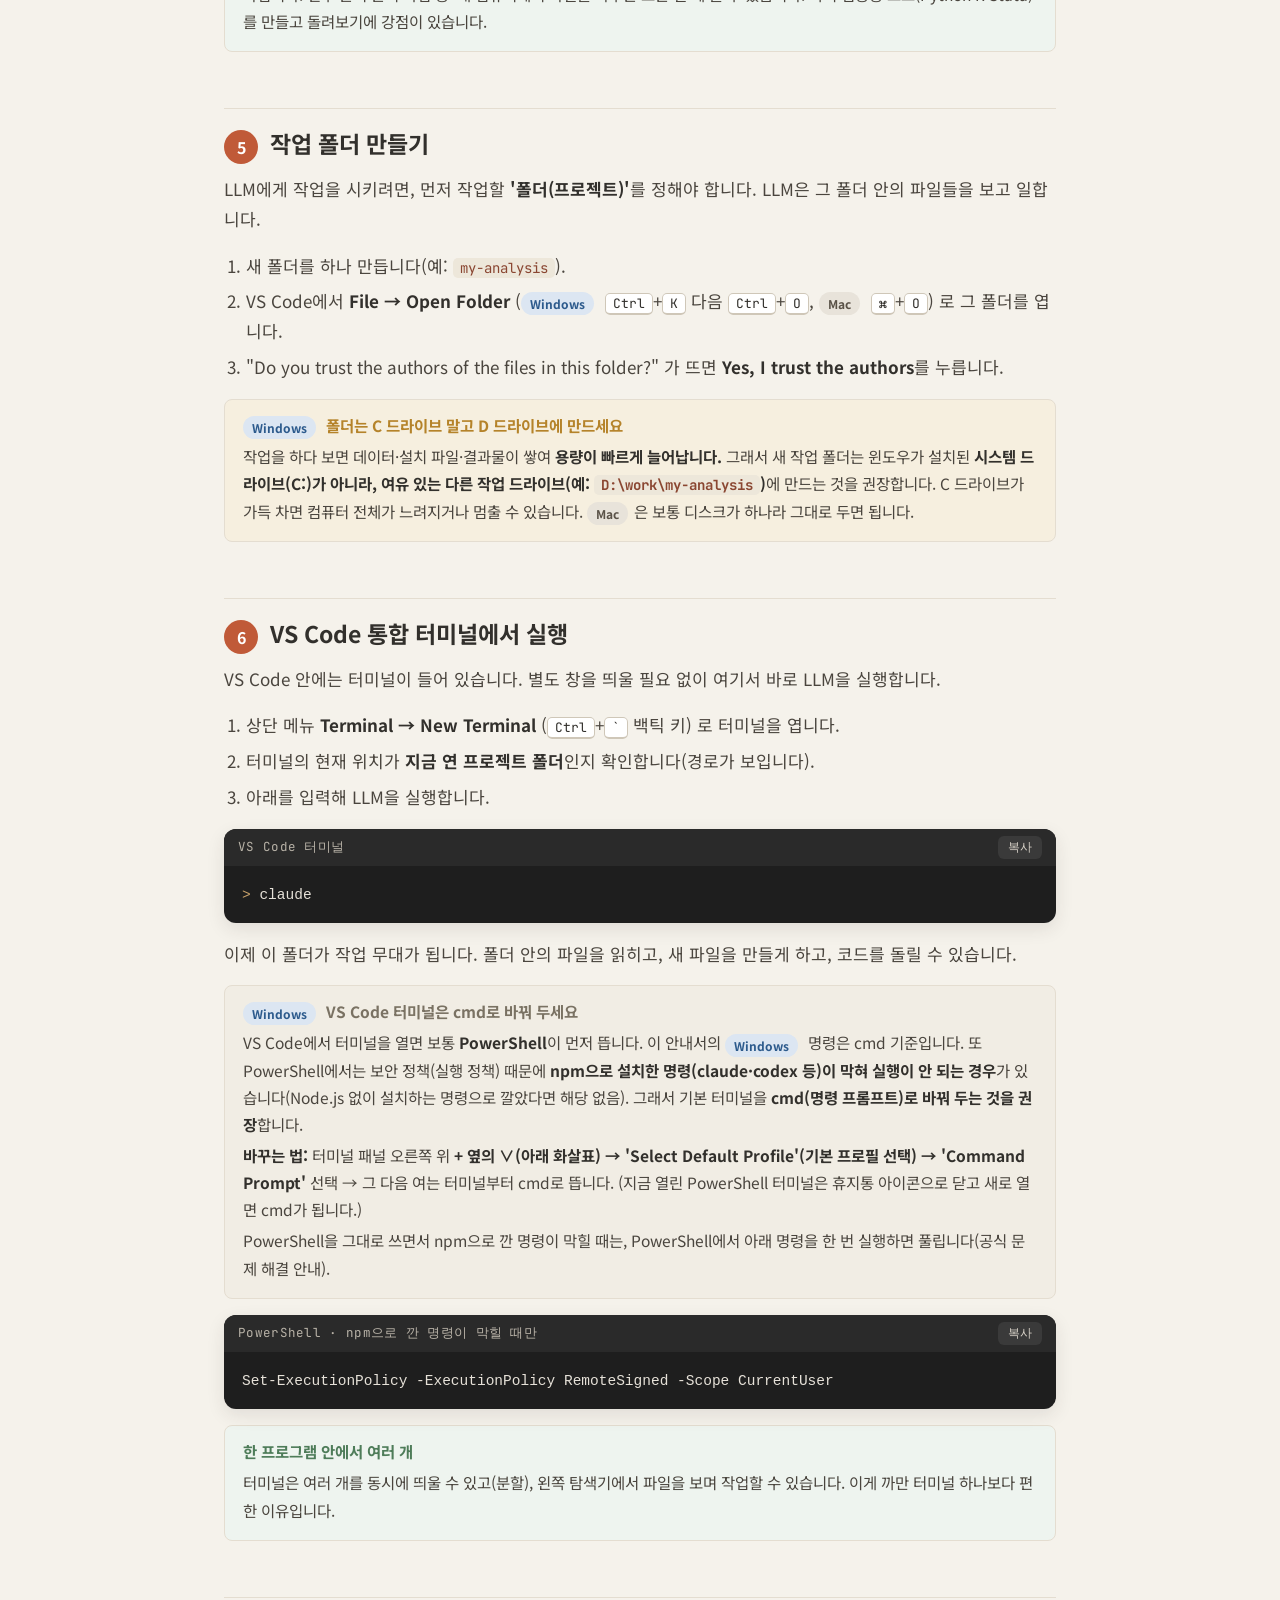
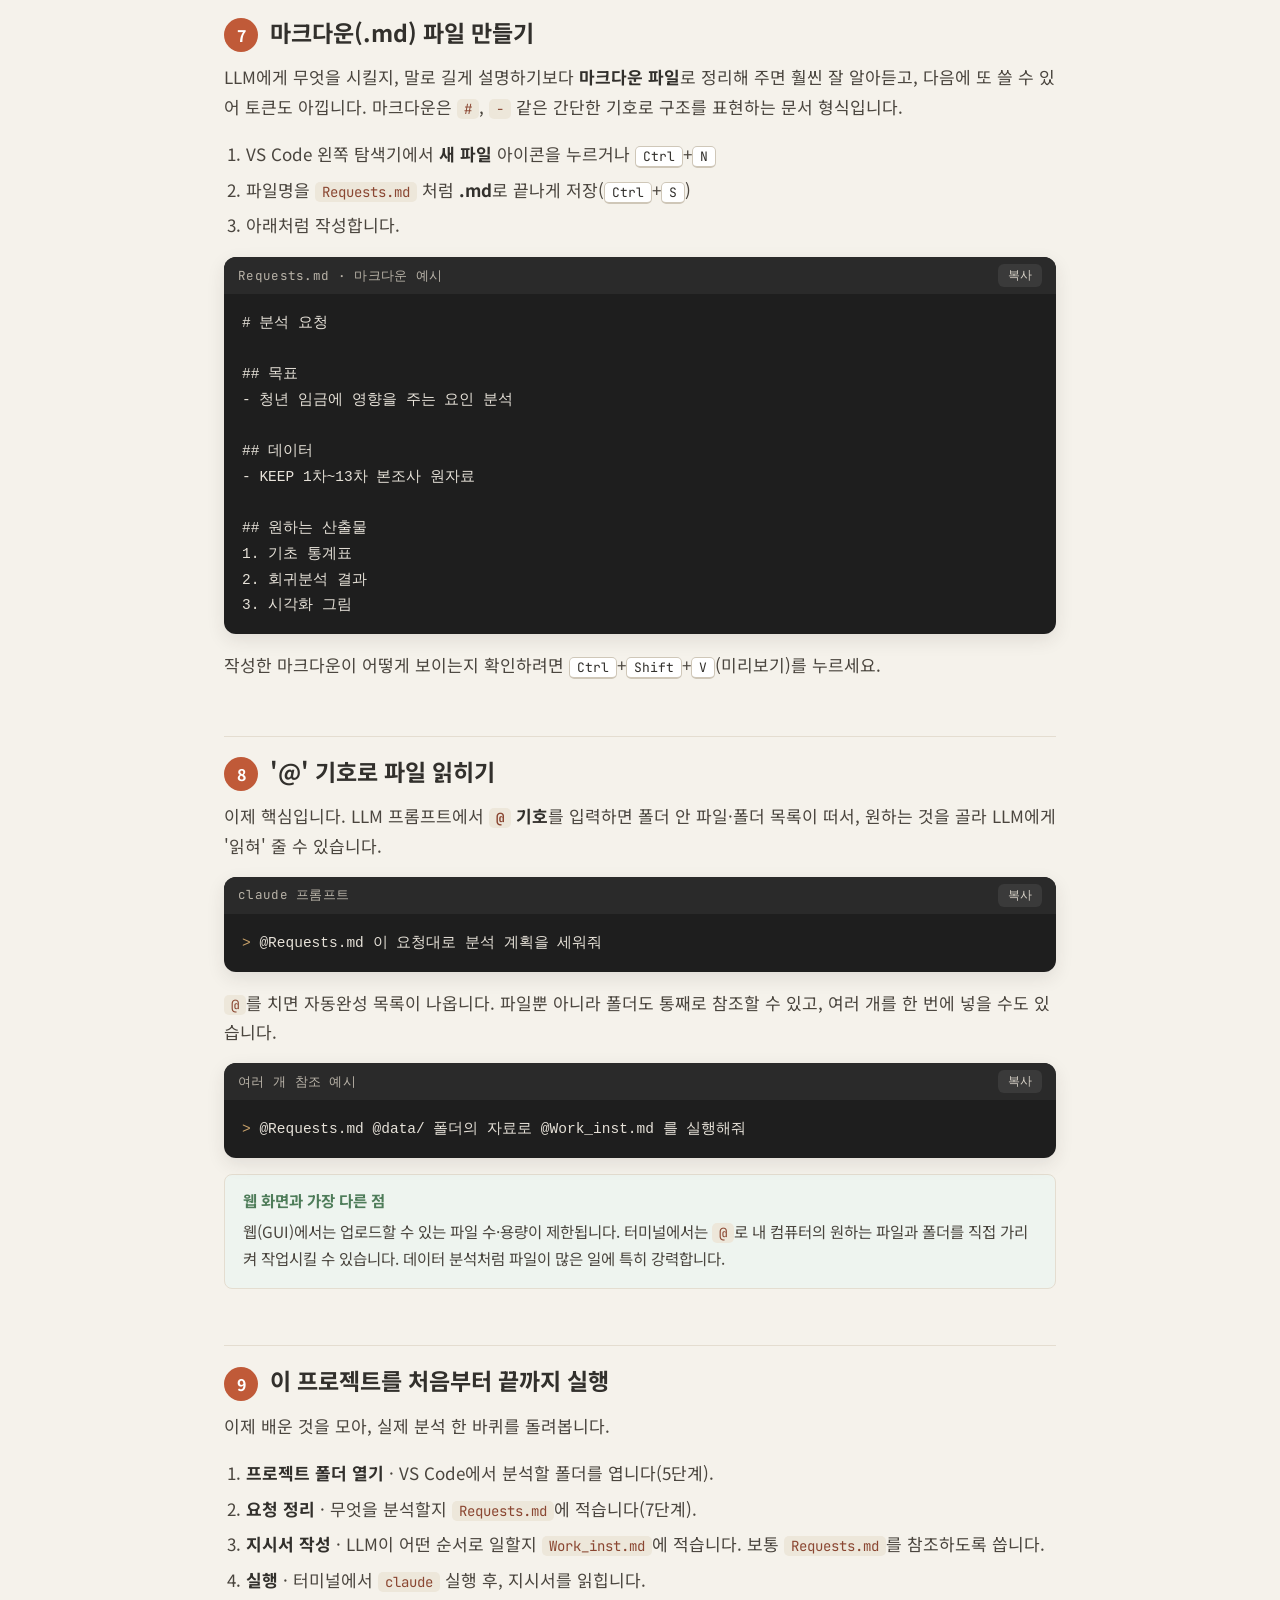
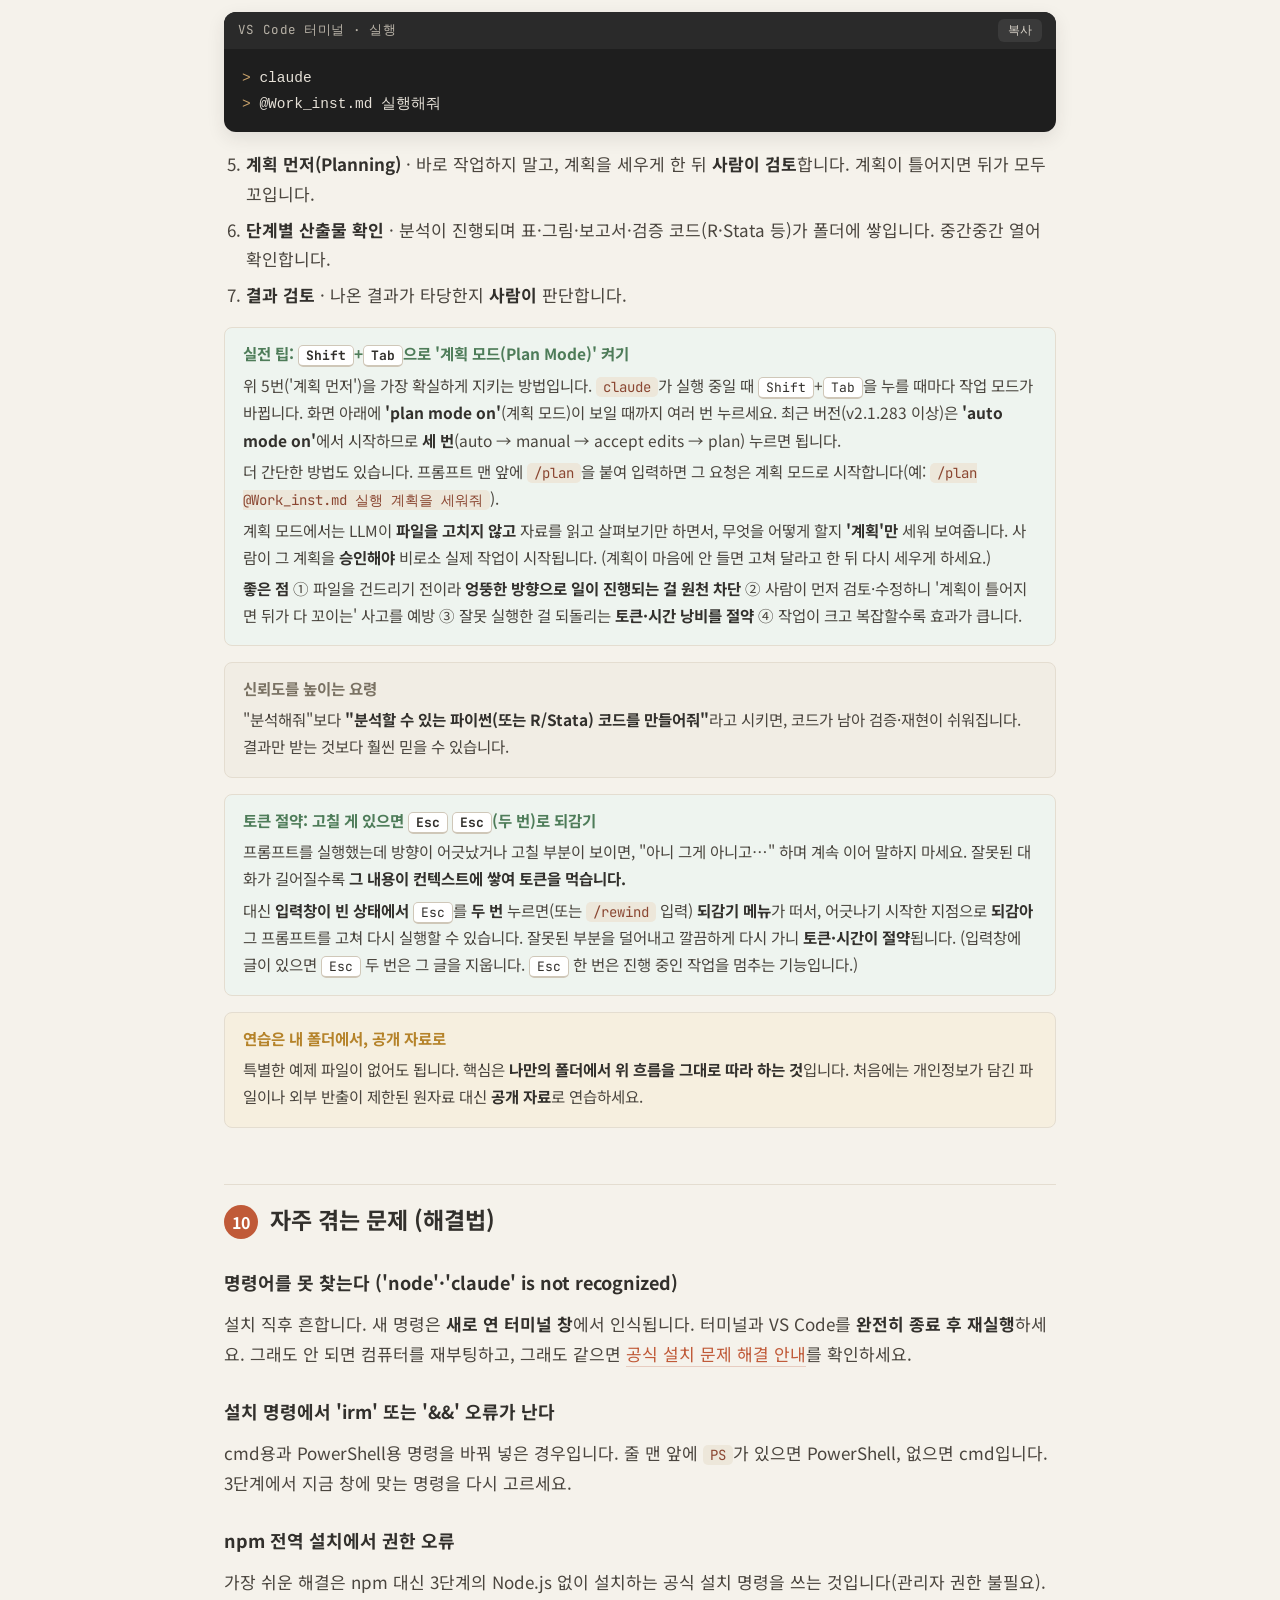
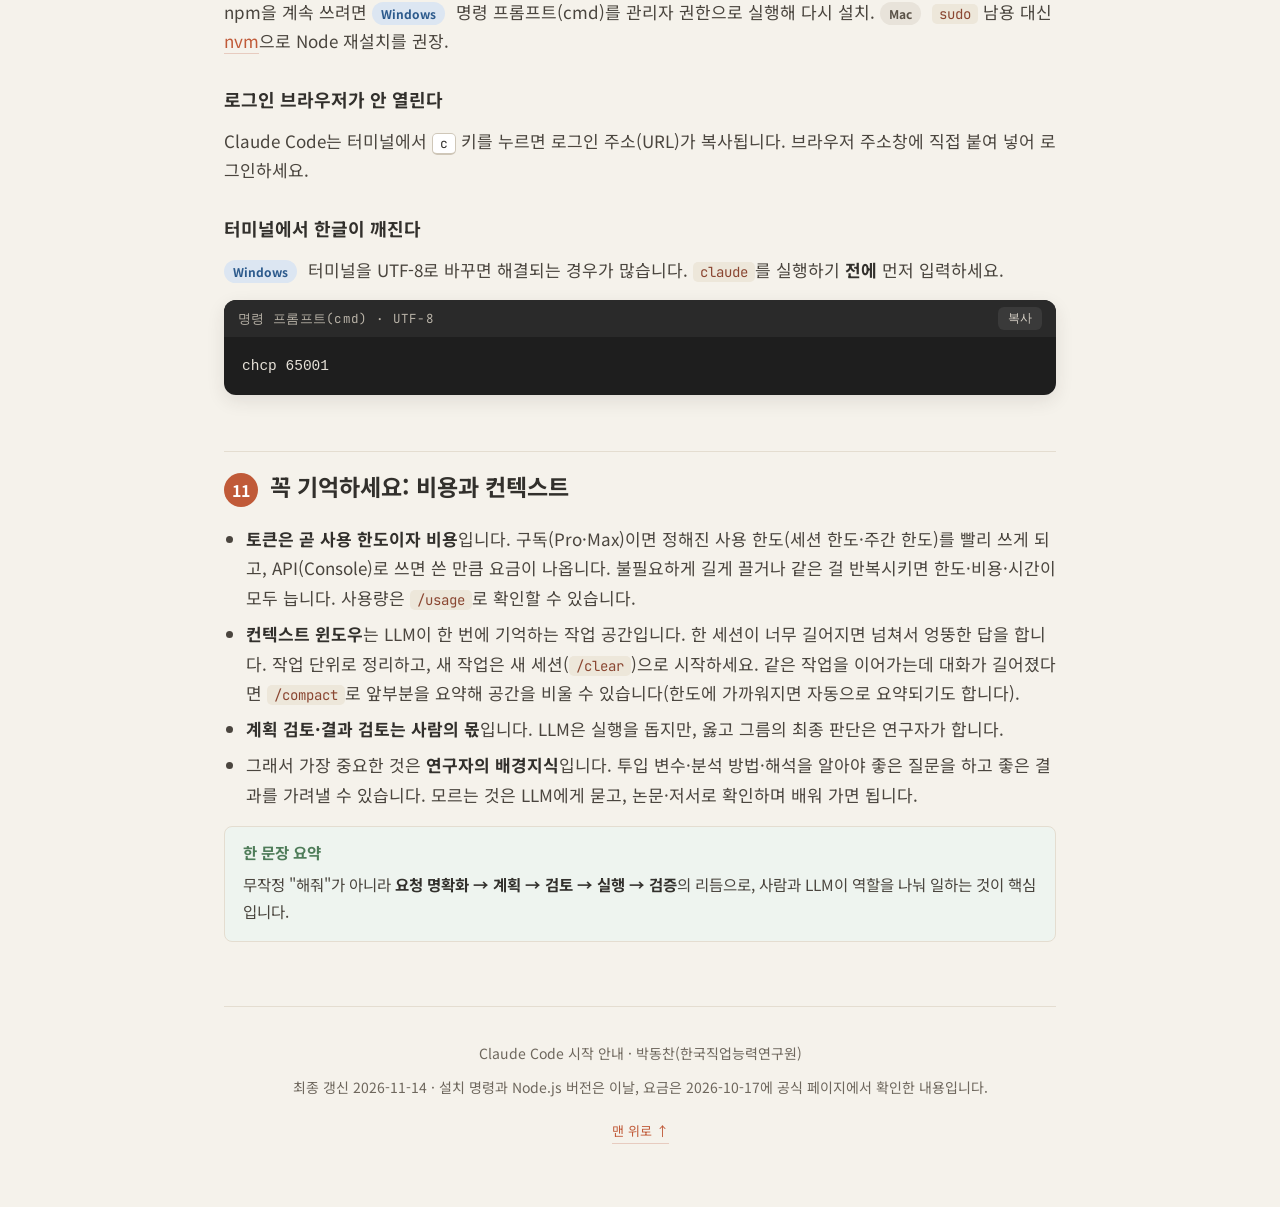
<file: Lets_start.html>
<!DOCTYPE html>
<html lang="ko">
<head>
<meta charset="UTF-8" />
<meta name="viewport" content="width=device-width, initial-scale=1.0" />
<title>처음 시작하는 분들을 위한 안내서 · 터미널에서 LLM으로 연구·분석 작업 시작하기</title>
<link rel="preconnect" href="https://fonts.googleapis.com" />
<link rel="preconnect" href="https://fonts.gstatic.com" crossorigin />
<link href="https://fonts.googleapis.com/css2?family=Noto+Sans+KR:wght@400;500;700&family=JetBrains+Mono:wght@400;500&display=swap" rel="stylesheet" />
<style>
  :root {
    --cream: #F5F2EB;
    --paper: #FBFAF6;
    --ink: #32302C;
    --body: #4A453E;
    --muted: #6E675D;
    --head: #7A7263;
    --terra: #C05A38;
    --terra-soft: #E7CBBF;
    --line: #E4DDD0;
    --code-bg: #1E1E1E;
    --code-fg: #E6E1D8;
    --green: #4E7C59;
    --amber: #B5832A;
  }
  * { box-sizing: border-box; }
  html { scroll-behavior: smooth; }
  body {
    margin: 0;
    background: var(--cream);
    color: var(--body);
    font-family: 'Noto Sans KR', 'Apple SD Gothic Neo', 'Malgun Gothic', sans-serif;
    font-size: 17px;
    line-height: 1.75;
    -webkit-font-smoothing: antialiased;
  }
  .wrap { max-width: 880px; margin: 0 auto; padding: 0 24px 96px; }

  /* Header */
  header.hero {
    background: linear-gradient(180deg, #F0EADF 0%, var(--cream) 100%);
    border-bottom: 1px solid var(--line);
    padding: 56px 24px 40px;
    text-align: center;
  }
  header.hero .badge {
    display: inline-block; font-size: 13px; letter-spacing: 2px; color: var(--head);
    border: 1px solid var(--terra-soft); border-radius: 999px; padding: 4px 14px; margin-bottom: 18px;
  }
  header.hero h1 { font-size: 30px; color: var(--ink); margin: 0 0 10px; font-weight: 700; line-height: 1.35; }
  header.hero p.sub { font-size: 17px; color: var(--muted); margin: 0; }
  .rule { width: 64px; height: 4px; background: var(--terra); border-radius: 3px; margin: 22px auto 0; opacity: .85; }

  h2 {
    font-size: 23px; color: var(--ink); font-weight: 700; margin: 56px 0 6px;
    padding-top: 14px; border-top: 1px solid var(--line); scroll-margin-top: 20px;
  }
  h2 .num {
    display: inline-flex; align-items: center; justify-content: center;
    width: 34px; height: 34px; border-radius: 50%; background: var(--terra); color: #fff;
    font-size: 16px; font-weight: 700; margin-right: 12px; vertical-align: middle;
  }
  h3 { font-size: 18px; color: var(--ink); font-weight: 700; margin: 28px 0 4px; }
  p { margin: 10px 0; }
  a { color: var(--terra); text-decoration: none; border-bottom: 1px solid var(--terra-soft); }
  a:hover { border-bottom-color: var(--terra); }
  strong { color: var(--ink); font-weight: 700; }
  ul, ol { padding-left: 22px; }
  li { margin: 6px 0; }

  /* Intro card */
  .intro {
    background: var(--paper); border: 1px solid var(--line); border-radius: 14px;
    padding: 22px 26px; margin: 32px 0 8px;
  }
  .intro h3 { margin-top: 0; }
  .meta-row { display: flex; flex-wrap: wrap; gap: 10px 28px; margin-top: 10px; font-size: 15px; color: var(--muted); }
  .meta-row b { color: var(--body); }

  /* TOC */
  nav.toc {
    background: var(--paper); border: 1px solid var(--line); border-radius: 14px;
    padding: 20px 26px; margin: 28px 0;
  }
  nav.toc .toc-title { font-weight: 700; color: var(--ink); margin-bottom: 8px; font-size: 16px; }
  nav.toc ol { margin: 0; padding-left: 20px; columns: 2; column-gap: 36px; }
  nav.toc li { margin: 4px 0; break-inside: avoid; }
  nav.toc a { border: none; color: var(--body); }
  nav.toc a:hover { color: var(--terra); }
  @media (max-width: 640px) { nav.toc ol { columns: 1; } }

  /* Code blocks */
  .code {
    position: relative; margin: 16px 0; border-radius: 12px; overflow: hidden;
    box-shadow: 0 6px 18px rgba(45,40,35,.10); background: var(--code-bg);
  }
  .code .bar {
    display: flex; align-items: center; justify-content: space-between;
    background: #2A2A2A; color: #B9B3A8; padding: 7px 14px; font-size: 12.5px;
    font-family: 'JetBrains Mono', Consolas, Menlo, monospace; letter-spacing: .3px;
  }
  .code .bar .dot { color: #5b5b5b; }
  .code pre {
    margin: 0; padding: 16px 18px; overflow-x: auto; color: var(--code-fg);
    font-family: 'JetBrains Mono', Consolas, 'D2Coding', Menlo, monospace;
    font-size: 14.5px; line-height: 1.7;
  }
  .code pre .c { color: #6A9955; }   /* 주석 */
  .code pre .p { color: #C9A26B; }   /* 프롬프트 기호 */
  .code pre .k { color: #79B8FF; }   /* 키워드/명령 */
  .copy {
    background: #3a3a3a; color: #d8d2c8; border: none; border-radius: 6px;
    padding: 3px 10px; font-size: 12px; cursor: pointer; font-family: inherit;
  }
  .copy:hover { background: #4a4a4a; }
  .copy.done { background: var(--green); color: #fff; }

  /* Callouts */
  .callout { border: 1px solid var(--line); border-radius: 8px; padding: 12px 18px; margin: 16px 0; font-size: 15.5px; }
  .callout p { margin: 4px 0; }
  .callout .ti { font-weight: 700; display: block; margin-bottom: 2px; }
  .tip  { background: #EEF4EF; }
  .tip .ti { color: var(--green); }
  .warn { background: #F6EFDF; }
  .warn .ti { color: var(--amber); }
  .note { background: #F1EDE4; }
  .note .ti { color: var(--head); }

  kbd {
    background: #fff; border: 1px solid #CFC7B8; border-bottom-width: 2px; border-radius: 5px;
    padding: 1px 7px; font-family: 'JetBrains Mono', Consolas, monospace; font-size: 13px; color: var(--ink);
  }
  code.inline {
    background: #EDE7DA; color: #8A4631; padding: 1px 7px; border-radius: 5px;
    font-family: 'JetBrains Mono', Consolas, monospace; font-size: 14px;
  }
  .os { display: inline-block; font-size: 12px; font-weight: 700; padding: 1px 9px; border-radius: 999px; margin-right: 6px; vertical-align: middle; }
  .win { background: #DCE6F2; color: #2C5A8C; }
  .mac { background: #E8E3DA; color: #5A5247; }

  footer {
    margin-top: 64px; padding-top: 24px; border-top: 1px solid var(--line);
    color: var(--muted); font-size: 14px; text-align: center;
  }
  .backtop { display:inline-block; margin-top: 10px; font-size: 13px; }

  @media print {
    header.hero, nav.toc, .copy { } .code { box-shadow: none; }
    body { font-size: 12pt; } a { color: var(--ink); }
  }
</style>
</head>
<body>

<header class="hero">
  <span class="badge">Claude Code 시작 안내</span>
  <h1>처음 시작하는 분들을 위한 안내서</h1>
  <p class="sub">터미널에서 LLM으로 연구·분석 작업을 직접 해보기까지, 처음부터 끝까지</p>
  <div class="rule"></div>
</header>

<div class="wrap">

  <div class="intro">
    <h3>이 안내서는</h3>
    <p>컴퓨터를 다루는 데 익숙하지 않아도, 이 문서만 따라 하면 <strong>구독 → 설치 → 프로젝트 만들기 → 실제 분석 실행</strong>까지 혼자 해낼 수 있도록 만들었습니다. 명령어는 검은 칸(코드블럭)을 그대로 복사해서 붙여 넣으면 됩니다.</p>
    <div class="meta-row">
      <span><b>준비물</b> &nbsp;Windows 10(1809) 이상 또는 macOS 13 이상 컴퓨터(메모리 4GB 이상), 인터넷, 프로그램 설치 권한</span>
      <span><b>예상 소요</b> &nbsp;약 1~2시간(PC와 인터넷 속도에 따라 다름)</span>
    </div>
    <div class="callout note" style="margin-bottom:0;">
      <span class="ti">표기 약속</span>
      <p><span class="os win">Windows</span> 와 <span class="os mac">Mac</span> 표시는 해당 운영체제에서만 다른 부분입니다. 표시가 없으면 공통입니다. <kbd>Ctrl</kbd> 은 Mac에서 대개 <kbd>⌘</kbd>(Command)로 바꿔 누르세요.</p>
    </div>
  </div>

  <div class="callout tip">
    <span class="ti">잠깐, '검은 칸(코드블럭)'은 이렇게 씁니다</span>
    <p>이 안내서 곳곳의 <strong>검은 칸</strong>은 <strong>터미널에 넣을 명령</strong>입니다. 손으로 옮겨 적지 말고, 칸 오른쪽 위 <strong>'복사'</strong> 버튼을 눌러 복사하세요.</p>
    <p>그다음 터미널에 붙여 넣고 <kbd>Enter</kbd>를 누르면 실행됩니다. 붙여넣기는 <span class="os win">Windows</span> 명령 프롬프트(cmd)·PowerShell에서 <strong>마우스 오른쪽 클릭</strong> 또는 <kbd>Ctrl</kbd>+<kbd>V</kbd>, <span class="os mac">Mac</span> <kbd>⌘</kbd>+<kbd>V</kbd> 입니다. 한 단계에 <span class="os win">Windows</span> 명령이 cmd용과 PowerShell용으로 나뉘어 있으면 <strong>지금 연 창에 맞는 것 하나만</strong> 넣으세요.</p>
  </div>

  <nav class="toc">
    <div class="toc-title">목차</div>
    <ol start="0">
      <li><a href="#s0">시작하기 전에: 큰 그림</a></li>
      <li><a href="#s1">LLM 구독하기</a></li>
      <li><a href="#s2">Node.js 설치</a></li>
      <li><a href="#s3">CLI 도구 설치 (Claude·ChatGPT)</a></li>
      <li><a href="#s4">VS Code 설치</a></li>
      <li><a href="#s5">작업 폴더 만들기</a></li>
      <li><a href="#s6">VS Code 통합 터미널에서 실행</a></li>
      <li><a href="#s7">마크다운(.md) 파일 만들기</a></li>
      <li><a href="#s8">'@' 기호로 파일 읽히기</a></li>
      <li><a href="#s9">이 프로젝트를 처음부터 끝까지 실행</a></li>
      <li><a href="#s10">자주 겪는 문제 (해결법)</a></li>
      <li><a href="#s11">꼭 기억하세요: 비용과 컨텍스트</a></li>
    </ol>
  </nav>

  <!-- 0 -->
  <h2 id="s0"><span class="num">0</span>시작하기 전에: 큰 그림</h2>
  <p>먼저 자주 나오는 세 단어만 짚고 갑니다. 지금 다 이해하지 않아도 됩니다.</p>
  <ul>
    <li><strong>LLM</strong> (Large Language Model) · ChatGPT, Claude 같은 '대화형 인공지능'입니다.</li>
    <li><strong>CLI</strong> (Command Line Interface) · 까만 '터미널' 화면에 명령어를 입력해 프로그램을 쓰는 방식입니다. LLM을 터미널에서 쓰면, 내 컴퓨터의 폴더와 파일을 직접 읽혀 작업시킬 수 있습니다.</li>
    <li><strong>IDE</strong> (Integrated Development Environment) · VS Code 같은 '작업 공간' 프로그램입니다. 파일 탐색기, 편집기, 터미널이 한 화면에 모여 있어 편합니다.</li>
  </ul>
  <p>전체 흐름은 이렇습니다.</p>
  <div class="callout note">
    <p style="margin:0;"><strong>① LLM 구독</strong> → <strong>② Node.js 설치</strong> → <strong>③ CLI 설치(claude·codex)</strong> → <strong>④ VS Code 설치</strong> → <strong>⑤ 작업 폴더 만들기</strong> → <strong>⑥ 터미널에서 LLM 실행</strong> → <strong>⑦ 마크다운으로 지시 작성</strong> → <strong>⑧ '@'로 파일 읽히기</strong> → <strong>⑨ 분석 실행</strong></p>
  </div>

  <!-- 1 -->
  <h2 id="s1"><span class="num">1</span>LLM 구독하기</h2>
  <p>터미널용 LLM 도구는 보통 <strong>유료 구독</strong> 또는 <strong>API 키</strong>가 있어야 제대로 쓸 수 있습니다. 가장 많이 쓰는 두 가지를 준비합니다.</p>

  <h3>Claude (Anthropic)</h3>
  <ol>
    <li><a href="https://claude.ai" target="_blank" rel="noopener">claude.ai</a> 접속 후 가입(구글 계정 등으로 간편 가입 가능)</li>
    <li>좌측 하단 이름(이니셜) → <strong>Settings → Billing</strong> → <strong>Upgrade plan</strong>에서 <strong>Pro</strong> 또는 <strong>Max</strong> 요금제 구독. <a href="https://claude.com/pricing" target="_blank" rel="noopener">공식 가격 페이지</a> 기준 Pro 월 20달러(연간 결제 시 월 17달러), Max 월 100달러부터입니다(2026-10-17 확인).</li>
    <li>터미널 도구 'Claude Code'는 이 구독(Pro/Max) 계정으로 로그인해 사용합니다. <strong>무료(Free) 요금제에는 Claude Code가 포함되지 않습니다.</strong></li>
  </ol>

  <h3>ChatGPT (OpenAI)</h3>
  <ol>
    <li><a href="https://chatgpt.com" target="_blank" rel="noopener">chatgpt.com</a> 접속 후 가입</li>
    <li><strong>Plus</strong>(월 20달러) 이상 유료 요금제 구독을 권장합니다. Codex는 무료(Free)·Go 요금제에도 들어 있지만, <a href="https://learn.chatgpt.com/docs/pricing" target="_blank" rel="noopener">공식 요금 안내</a>상 짧고 가벼운 작업용입니다(2026-10-17 확인).</li>
    <li>터미널 도구 'Codex'는 이 ChatGPT 계정으로 로그인해 사용합니다.</li>
  </ol>
  <div class="callout tip">
    <span class="ti">왜 구독해야 하나요?</span>
    <p><strong>Claude Code는 무료 요금제로는 쓸 수 없습니다.</strong> 유료 구독(Pro 이상) 또는 API(Console) 계정이 있어야 로그인됩니다. Codex는 무료 요금제에도 들어 있지만 짧고 가벼운 작업용이라 맛보기에 가깝습니다. 그러니 둘 중 <strong>하나는 유료로 구독</strong>한 뒤 시작하기를 권장합니다. 자료 분석처럼 길고 무거운 작업이면 더욱 그렇습니다.</p>
  </div>

  <!-- 2 -->
  <h2 id="s2"><span class="num">2</span>Node.js 설치</h2>
  <p><strong>이 단계는 꼭 합니다.</strong> 3단계에서 <span class="os win">Windows</span>는 Codex를 <code class="inline">npm</code>(Node.js에 딸린 설치 도구)으로 설치하는데, npm은 Node.js를 깔아야 쓸 수 있습니다. <span class="os mac">Mac</span>과 Claude Code는 다른 설치 명령이 기본이지만, 그 명령이 내 PC에서 안 될 때 npm으로 바꿔 설치할 수 있도록 같이 깔아 둡니다. 이미 깔려 있다면 아래 버전 확인만 하면 됩니다. (npm으로 설치하려면 Codex는 Node.js 16 이상, Claude Code는 22 이상이 필요합니다. 지금 받는 LTS는 v26입니다.)</p>
  <div class="callout warn">
    <span class="ti">Node.js 설치는 시간이 꽤 걸립니다</span>
    <p>내려받고 설치하는 데 시간이 꽤 걸립니다. 진행 막대가 멈춘 것처럼 보여도 <strong>창을 닫지 말고 끝날 때까지 기다리세요.</strong> 강의나 실습에서 쓸 예정이라면 <strong>그 전에 미리 설치해 두세요.</strong> 그 자리에서 설치하면 설치만 하다 시간이 다 갑니다.</p>
    <p><span class="os win">Windows</span> 가장 오래 걸리는 곳은 설치 마지막에 체크하는 <strong>'추가 도구 자동 설치'</strong>입니다. 설치 파일이 끝난 뒤 검은 창이 떠서 한참 더 설치합니다. 오류가 아니니 창을 닫지 말고 끝날 때까지 기다리세요(아래 설명).</p>
  </div>
  <ol>
    <li><a href="https://nodejs.org" target="_blank" rel="noopener">nodejs.org</a> 접속</li>
    <li><strong>LTS</strong>(안정 버전) 버튼을 눌러 내려받기 <span class="os win">Windows</span> <code class="inline">.msi</code> · <span class="os mac">Mac</span> <code class="inline">.pkg</code></li>
    <li>받은 설치 파일을 실행해 '다음'으로 진행합니다. <span class="os win">Windows</span>는 환경변수(PATH)가 자동 등록되고, 마지막의 <strong>'추가 도구 자동 설치'를 체크합니다</strong>(아래 설명).</li>
  </ol>
  <div class="callout tip">
    <span class="ti"><span class="os win">Windows</span> '환경변수' 설정은 자동입니다 (PATH)</span>
    <p>기본 설정 그대로 설치하면 node·npm 명령이 <strong>아무 터미널에서나 되도록 환경변수(PATH)에 자동 등록</strong>됩니다. 별도의 '환경변수 설정 화면'이 따로 뜨지 않아도 정상이니 안심하세요. (설치 중 'Custom Setup' 단계의 <code class="inline">Add to PATH</code> 항목이 기본으로 켜져 있어서 그렇습니다. 일부러 끄지만 마세요.)</p>
  </div>
  <div class="callout warn">
    <span class="ti"><span class="os win">Windows</span> '추가 도구 자동 설치'를 체크하세요 (여기서 오래 걸립니다)</span>
    <p>설치 마지막에 <strong>'Tools for Native Modules'</strong>(추가 도구 자동 설치) 체크박스가 있습니다. 일부 npm 모듈을 C/C++로 컴파일할 때 쓰는 도구(Python, Visual Studio Build Tools)를 까는 옵션입니다. <strong>체크하고 진행하세요.</strong> 분석 실습에 쓰는 Python이 이때 함께 설치됩니다.</p>
    <p>체크하면 설치가 끝난 뒤 <strong>검은 창이 저절로 떠서</strong> Chocolatey·Python·Visual Studio Build Tools 등을 <strong>한참 설치</strong>합니다(설치 스크립트 안내 기준 약 7GB 이상의 여유 공간 필요). <strong>Node.js 설치에서 가장 오래 걸리는 부분입니다.</strong> 처음 보면 당황스럽지만 <strong>오류도 바이러스도 아니라 정상</strong>이니, 창을 닫지 말고 끝날 때까지 기다리세요.</p>
    <p>검은 창에 <code class="inline">Press any key to continue</code>(계속하려면 아무 키나 누르십시오)가 두 번 나옵니다. 그때마다 아무 키나 누릅니다. 이어서 '이 앱이 디바이스를 변경하도록 허용하시겠습니까?'가 뜨면 <strong>예</strong>를 누릅니다. 파란 창에서 설치가 이어지고, 마지막에 <code class="inline">Type ENTER to exit</code>가 나오면 <kbd>Enter</kbd>를 눌러 닫습니다.</p>
  </div>
  <p>설치가 끝나면 잘 깔렸는지 확인합니다. 터미널을 엽니다.</p>
  <ul>
    <li><span class="os win">Windows</span> <kbd>Win</kbd>+<kbd>R</kbd> 누르고 <code class="inline">cmd</code> 입력 후 <kbd>Enter</kbd> (또는 시작 메뉴에서 <strong>명령 프롬프트(cmd)</strong> 검색)</li>
    <li><span class="os mac">Mac</span> <strong>터미널(Terminal)</strong> 앱 실행</li>
  </ul>
  <div class="code">
    <div class="bar"><span>터미널 · 버전 확인</span><button class="copy" onclick="cp(this)">복사</button></div>
    <pre><code>node --version
npm --version</code></pre>
  </div>
  <p>각각 <code class="inline">v26.x.x</code> 처럼 숫자가 나오면 성공입니다(npm은 앞에 v 없이 숫자만 나옵니다).</p>
  <div class="callout warn">
    <span class="ti">'node를 찾을 수 없습니다' 라고 나오면</span>
    <p>설치 후 <strong>터미널을 완전히 껐다 다시 켜세요.</strong> 새 프로그램 경로(PATH)가 적용되려면 재시작이 필요합니다. 그래도 안 되면 위 'Add to PATH'가 꺼진 채 설치된 경우이니, Node.js를 다시 설치하며 그 항목을 켜 주세요.</p>
  </div>

  <!-- 3 -->
  <h2 id="s3"><span class="num">3</span>CLI 도구 설치 (Claude·ChatGPT)</h2>
  <p>이제 터미널에서 쓸 LLM 도구를 설치합니다. <strong>둘 다 설치할 필요는 없고</strong>, 구독한 쪽을 설치하면 됩니다.</p>

  <div class="callout note">
    <span class="ti">먼저 '터미널'을 엽니다</span>
    <p>아래 명령들은 모두 <strong>터미널(까만 창)</strong>에 입력합니다. <span class="os win">Windows</span> <kbd>Win</kbd>+<kbd>R</kbd> → <code class="inline">cmd</code> → <kbd>Enter</kbd>. <span class="os mac">Mac</span> <strong>터미널(Terminal)</strong> 앱 실행. (2단계에서 연 창을 그대로 써도 됩니다.) 명령을 입력(또는 붙여넣기)하고 <kbd>Enter</kbd>를 누르면 실행됩니다.</p>
    <p><span class="os win">Windows</span>에는 cmd와 <strong>PowerShell</strong> 두 가지 창이 있고 명령이 서로 다릅니다. 줄 맨 앞이 <code class="inline">PS C:\Users\...&gt;</code>처럼 <strong>PS로 시작하면 PowerShell</strong>, <code class="inline">C:\Users\...&gt;</code>처럼 PS가 없으면 cmd입니다.</p>
  </div>

  <h3>Claude Code (Claude를 터미널에서)</h3>
  <p>공식 권장 방식(네이티브 설치)입니다. <strong>관리자 권한으로 실행할 필요가 없습니다.</strong> 지금 연 창에 맞는 명령 <strong>하나만</strong> 넣으세요.</p>
  <p><span class="os win">Windows</span> 명령 프롬프트(cmd)</p>
  <div class="code">
    <div class="bar"><span>명령 프롬프트(cmd) · 설치</span><button class="copy" onclick="cp(this)">복사</button></div>
    <pre><code>curl -fsSL https://claude.ai/install.cmd -o install.cmd &amp;&amp; install.cmd &amp;&amp; del install.cmd</code></pre>
  </div>
  <p><span class="os win">Windows</span> PowerShell</p>
  <div class="code">
    <div class="bar"><span>PowerShell · 설치</span><button class="copy" onclick="cp(this)">복사</button></div>
    <pre><code>irm https://claude.ai/install.ps1 | iex</code></pre>
  </div>
  <p><span class="os mac">Mac</span> 터미널</p>
  <div class="code">
    <div class="bar"><span>Mac 터미널 · 설치</span><button class="copy" onclick="cp(this)">복사</button></div>
    <pre><code>curl -fsSL https://claude.ai/install.sh | bash</code></pre>
  </div>
  <div class="callout note">
    <span class="ti">설치 중 화면이 멈춘 것 같아도 기다리세요</span>
    <p>설치 명령은 내려받는 동안 <strong>진행 표시가 없습니다.</strong> 창을 닫지 말고 기다리면 <code class="inline">Claude Code successfully installed!</code>가 나옵니다. 그다음 <strong>터미널 창을 새로 열어야</strong> <code class="inline">claude</code> 명령이 인식됩니다. 이렇게 설치하면 이후 업데이트는 백그라운드에서 자동으로 됩니다.</p>
    <p><span class="os win">Windows</span>의 Git for Windows는 선택 사항입니다. 없으면 Claude Code가 PowerShell로 명령을 실행합니다.</p>
  </div>
  <div class="callout warn">
    <span class="ti">cmd와 PowerShell 명령을 바꿔 넣으면 오류가 납니다</span>
    <p><code class="inline">'irm' is not recognized</code>가 나오면 cmd 창에 PowerShell 명령을 넣은 것이고, <code class="inline">The token '&amp;&amp;' is not a valid statement separator</code>가 나오면 PowerShell 창에 cmd 명령을 넣은 것입니다. 지금 창에 맞는 명령으로 다시 넣으세요.</p>
  </div>
  <p>다른 설치 방법도 있습니다. <span class="os win">Windows</span> 패키지 관리자 winget을 쓰거나(자동 업데이트가 되지 않으므로 가끔 <code class="inline">winget upgrade Anthropic.ClaudeCode</code>로 갱신), 2단계에서 깐 Node.js(22 이상)의 npm으로 설치해도 됩니다.</p>
  <div class="code">
    <div class="bar"><span>대안 · winget (Windows)</span><button class="copy" onclick="cp(this)">복사</button></div>
    <pre><code>winget install Anthropic.ClaudeCode</code></pre>
  </div>
  <div class="code">
    <div class="bar"><span>대안 · npm (Node.js 22 이상)</span><button class="copy" onclick="cp(this)">복사</button></div>
    <pre><code>npm install -g @anthropic-ai/claude-code@latest</code></pre>
  </div>
  <p>설치 명령은 바뀔 수 있습니다. 막히면 <a href="https://code.claude.com/docs/en/setup" target="_blank" rel="noopener">공식 설치 안내</a>를 확인하세요.</p>
  <p>설치 후, 작업할 폴더에서 아래를 입력하면 실행됩니다.</p>
  <div class="code">
    <div class="bar"><span>터미널 · 실행 / 로그인</span><button class="copy" onclick="cp(this)">복사</button></div>
    <pre><code>claude</code></pre>
  </div>
  <p>처음 <code class="inline">claude</code>를 실행하면 <strong>계정 연결(로그인)</strong> 과정을 거칩니다.</p>
  <ol>
    <li>로그인 방식을 고르는 화면이 나오면 <strong>구독(claude.ai) 계정</strong> 쪽을 고릅니다. 회사에서 받은 API(Console) 계정이라면 Anthropic Console 쪽을 고릅니다.</li>
    <li>자동으로 <strong>브라우저가 열립니다.</strong> claude.ai 계정으로 로그인하고 화면 안내에 따라 승인합니다.</li>
    <li>브라우저가 안 열리면 터미널에서 <kbd>c</kbd> 키를 눌러 <strong>로그인 주소(URL)를 복사</strong>한 뒤 브라우저 주소창에 붙여 넣으세요. 브라우저에 코드가 나오면 그 코드를 터미널의 <code class="inline">Paste code here if prompted</code> 자리에 붙여 넣습니다.</li>
    <li>로그인이 끝나면 터미널에 <code class="inline">Login successful</code>이 나옵니다. <kbd>Enter</kbd>를 누르면 <strong>연결 완료</strong>. 이후엔 다시 로그인할 필요 없이 바로 실행됩니다.</li>
  </ol>
  <div class="callout note">
    <span class="ti">처음 실행 때 더 나올 수 있는 질문</span>
    <p>처음 여는 폴더에서는 '이 폴더를 신뢰하느냐(trust)'는 질문이 나옵니다. <strong>내가 만든 작업 폴더라면 Yes</strong>를 고르면 됩니다. 색상 테마 선택 같은 질문이 더 나올 수 있는데, 테마는 아무거나 골라도 되고 나중에 <code class="inline">/theme</code>으로 바꿀 수 있습니다.</p>
  </div>
  <p>잘 깔렸는지 확인하려면:</p>
  <div class="code">
    <div class="bar"><span>터미널 · 점검</span><button class="copy" onclick="cp(this)">복사</button></div>
    <pre><code>claude --version</code></pre>
  </div>
  <p>버전 숫자가 나오면 성공입니다. 설치 상태를 종합 점검하려면:</p>
  <div class="code">
    <div class="bar"><span>터미널 · 종합 점검</span><button class="copy" onclick="cp(this)">복사</button></div>
    <pre><code>claude doctor</code></pre>
  </div>

  <h3>Codex (ChatGPT를 터미널에서)</h3>
  <p><span class="os win">Windows</span>는 2단계에서 깐 Node.js의 <code class="inline">npm</code>으로 설치합니다. <strong>명령 프롬프트(cmd)</strong>에 입력하세요. PowerShell에서는 보안 정책(실행 정책) 때문에 <code class="inline">npm</code> 명령이 막힐 수 있습니다.</p>
  <div class="code">
    <div class="bar"><span>명령 프롬프트(cmd) · Codex 설치 (npm)</span><button class="copy" onclick="cp(this)">복사</button></div>
    <pre><code>npm install -g @openai/codex</code></pre>
  </div>
  <p>설치가 끝나면 <code class="inline">codex --version</code>을 입력해 버전 숫자가 나오는지 확인합니다.</p>
  <p><span class="os mac">Mac</span>은 아래 Mac 터미널 명령으로 설치합니다(npm은 권한 오류가 날 수 있습니다). <span class="os win">Windows</span>도 npm 설치가 안 될 때는 아래 PowerShell 명령으로 해 보세요. 둘 다 Node.js 없이 설치하는 공식 설치 명령입니다.</p>
  <p><span class="os win">Windows</span> PowerShell (공식 안내대로 시작 메뉴에서 <strong>새 PowerShell 창</strong>을 열어 실행)</p>
  <div class="code">
    <div class="bar"><span>다른 방법 · PowerShell</span><button class="copy" onclick="cp(this)">복사</button></div>
    <pre><code>powershell -ExecutionPolicy ByPass -c "irm https://chatgpt.com/codex/install.ps1 | iex"</code></pre>
  </div>
  <p><span class="os mac">Mac</span> 터미널</p>
  <div class="code">
    <div class="bar"><span>Mac 터미널 · Codex 설치</span><button class="copy" onclick="cp(this)">복사</button></div>
    <pre><code>curl -fsSL https://chatgpt.com/codex/install.sh | sh</code></pre>
  </div>
  <div class="code">
    <div class="bar"><span>터미널 · 실행 / 로그인</span><button class="copy" onclick="cp(this)">복사</button></div>
    <pre><code>codex</code></pre>
  </div>
  <p>Codex도 처음 <code class="inline">codex</code>를 실행하면 로그인 방법을 묻습니다. <strong>Sign in with ChatGPT</strong>를 고르고 브라우저에서 ChatGPT 계정으로 로그인합니다.</p>
  <div class="callout note">
    <span class="ti">참고</span>
    <p>이 외에도 Google <strong>Gemini CLI</strong>, <strong>Antigravity</strong> 등 여러 도구가 있습니다. 이 안내서는 Claude Code를 중심으로, Codex를 함께 설명합니다. 두 도구 모두 설치 뒤에는 터미널에서 <code class="inline">claude</code>, <code class="inline">codex</code> 처럼 한 단어만 입력해 실행합니다.</p>
  </div>
  <div class="callout warn">
    <span class="ti">npm으로 설치하다 권한 오류가 날 때</span>
    <p>npm 설치에서 권한 오류가 나면 <strong>Node.js 없이 설치하는 공식 설치 명령</strong>(Claude Code는 네이티브 설치, Codex는 위의 PowerShell·Mac 터미널 명령)으로 바꿔 보세요. 관리자 권한이 필요 없습니다. <span class="os win">Windows</span>에서 npm을 꼭 써야 한다면 명령 프롬프트(cmd)를 <strong>관리자 권한으로 실행</strong>(시작 메뉴에서 'cmd' 검색 → 우클릭 → '관리자 권한으로 실행')한 뒤 다시 시도해 보세요. <span class="os mac">Mac</span>에서는 <code class="inline">sudo</code>를 붙이지 말고(공식 문서도 금지) <a href="https://github.com/nvm-sh/nvm" target="_blank" rel="noopener">nvm</a>으로 Node를 설치하는 방법을 권장합니다.</p>
  </div>

  <!-- 4 -->
  <h2 id="s4"><span class="num">4</span>VS Code 설치</h2>
  <p>까만 터미널 하나로도 작업할 수 있지만, 파일 탐색기·편집기·터미널이 한 화면에 있는 <strong>VS Code</strong>를 쓰면 훨씬 편합니다.</p>
  <ol>
    <li><a href="https://code.visualstudio.com" target="_blank" rel="noopener">code.visualstudio.com</a>에서 내 운영체제용 설치 파일 받기</li>
    <li>설치 진행 <span class="os win">Windows</span> 설치 중 <strong>'PATH에 추가'</strong>(기본으로 켜져 있음)는 그대로 두고, <strong>'Code로 열기' 메뉴 추가</strong> 항목(기본은 꺼져 있음)은 체크해 두면 편합니다.</li>
    <li>(선택) 한글 메뉴를 원하면, VS Code 왼쪽 <strong>확장(Extensions)</strong> 아이콘 → <em>Korean Language Pack</em> 검색 후 설치</li>
  </ol>
  <div class="callout tip">
    <span class="ti">개발자만 쓰는 프로그램 아닌가요?</span>
    <p>아닙니다. 연구·분석·문서 작업 등 '내 컴퓨터에서 파일을 다루는 모든 일'에 쓸 수 있습니다. 특히 검증용 코드(Python·R·Stata)를 만들고 돌려보기에 강점이 있습니다.</p>
  </div>

  <!-- 5 -->
  <h2 id="s5"><span class="num">5</span>작업 폴더 만들기</h2>
  <p>LLM에게 작업을 시키려면, 먼저 작업할 <strong>'폴더(프로젝트)'</strong>를 정해야 합니다. LLM은 그 폴더 안의 파일들을 보고 일합니다.</p>

  <ol>
    <li>새 폴더를 하나 만듭니다(예: <code class="inline">my-analysis</code>).</li>
    <li>VS Code에서 <strong>File → Open Folder</strong> (<span class="os win">Windows</span> <kbd>Ctrl</kbd>+<kbd>K</kbd> 다음 <kbd>Ctrl</kbd>+<kbd>O</kbd>, <span class="os mac">Mac</span> <kbd>⌘</kbd>+<kbd>O</kbd>) 로 그 폴더를 엽니다.</li>
    <li>"Do you trust the authors of the files in this folder?" 가 뜨면 <strong>Yes, I trust the authors</strong>를 누릅니다.</li>
  </ol>

  <div class="callout warn">
    <span class="ti"><span class="os win">Windows</span> 폴더는 C 드라이브 말고 D 드라이브에 만드세요</span>
    <p>작업을 하다 보면 데이터·설치 파일·결과물이 쌓여 <strong>용량이 빠르게 늘어납니다.</strong> 그래서 새 작업 폴더는 윈도우가 설치된 <strong>시스템 드라이브(C:)가 아니라, 여유 있는 다른 작업 드라이브(예: <code class="inline">D:\work\my-analysis</code>)</strong>에 만드는 것을 권장합니다. C 드라이브가 가득 차면 컴퓨터 전체가 느려지거나 멈출 수 있습니다. <span class="os mac">Mac</span>은 보통 디스크가 하나라 그대로 두면 됩니다.</p>
  </div>

  <!-- 6 -->
  <h2 id="s6"><span class="num">6</span>VS Code 통합 터미널에서 실행</h2>
  <p>VS Code 안에는 터미널이 들어 있습니다. 별도 창을 띄울 필요 없이 여기서 바로 LLM을 실행합니다.</p>
  <ol>
    <li>상단 메뉴 <strong>Terminal → New Terminal</strong> (<kbd>Ctrl</kbd>+<kbd>`</kbd> 백틱 키) 로 터미널을 엽니다.</li>
    <li>터미널의 현재 위치가 <strong>지금 연 프로젝트 폴더</strong>인지 확인합니다(경로가 보입니다).</li>
    <li>아래를 입력해 LLM을 실행합니다.</li>
  </ol>
  <div class="code">
    <div class="bar"><span>VS Code 터미널</span><button class="copy" onclick="cp(this)">복사</button></div>
    <pre><code><span class="p">&gt;</span> claude</code></pre>
  </div>
  <p>이제 이 폴더가 작업 무대가 됩니다. 폴더 안의 파일을 읽히고, 새 파일을 만들게 하고, 코드를 돌릴 수 있습니다.</p>
  <div class="callout note">
    <span class="ti"><span class="os win">Windows</span> VS Code 터미널은 cmd로 바꿔 두세요</span>
    <p>VS Code에서 터미널을 열면 보통 <strong>PowerShell</strong>이 먼저 뜹니다. 이 안내서의 <span class="os win">Windows</span> 명령은 cmd 기준입니다. 또 PowerShell에서는 보안 정책(실행 정책) 때문에 <strong>npm으로 설치한 명령(claude·codex 등)이 막혀 실행이 안 되는 경우</strong>가 있습니다(Node.js 없이 설치하는 명령으로 깔았다면 해당 없음). 그래서 기본 터미널을 <strong>cmd(명령 프롬프트)로 바꿔 두는 것을 권장</strong>합니다.</p>
    <p><strong>바꾸는 법:</strong> 터미널 패널 오른쪽 위 <strong>+ 옆의 ∨(아래 화살표) → 'Select Default Profile'(기본 프로필 선택) → 'Command Prompt'</strong> 선택 → 그 다음 여는 터미널부터 cmd로 뜹니다. (지금 열린 PowerShell 터미널은 휴지통 아이콘으로 닫고 새로 열면 cmd가 됩니다.)</p>
    <p>PowerShell을 그대로 쓰면서 npm으로 깐 명령이 막힐 때는, PowerShell에서 아래 명령을 한 번 실행하면 풀립니다(공식 문제 해결 안내).</p>
  </div>
  <div class="code">
    <div class="bar"><span>PowerShell · npm으로 깐 명령이 막힐 때만</span><button class="copy" onclick="cp(this)">복사</button></div>
    <pre><code>Set-ExecutionPolicy -ExecutionPolicy RemoteSigned -Scope CurrentUser</code></pre>
  </div>

  <div class="callout tip">
    <span class="ti">한 프로그램 안에서 여러 개</span>
    <p>터미널은 여러 개를 동시에 띄울 수 있고(분할), 왼쪽 탐색기에서 파일을 보며 작업할 수 있습니다. 이게 까만 터미널 하나보다 편한 이유입니다.</p>
  </div>

  <!-- 7 -->
  <h2 id="s7"><span class="num">7</span>마크다운(.md) 파일 만들기</h2>
  <p>LLM에게 무엇을 시킬지, 말로 길게 설명하기보다 <strong>마크다운 파일</strong>로 정리해 주면 훨씬 잘 알아듣고, 다음에 또 쓸 수 있어 토큰도 아낍니다. 마크다운은 <code class="inline">#</code>, <code class="inline">-</code> 같은 간단한 기호로 구조를 표현하는 문서 형식입니다.</p>
  <ol>
    <li>VS Code 왼쪽 탐색기에서 <strong>새 파일</strong> 아이콘을 누르거나 <kbd>Ctrl</kbd>+<kbd>N</kbd></li>
    <li>파일명을 <code class="inline">Requests.md</code> 처럼 <strong>.md</strong>로 끝나게 저장(<kbd>Ctrl</kbd>+<kbd>S</kbd>)</li>
    <li>아래처럼 작성합니다.</li>
  </ol>
  <div class="code">
    <div class="bar"><span>Requests.md · 마크다운 예시</span><button class="copy" onclick="cp(this)">복사</button></div>
    <pre><code># 분석 요청

## 목표
- 청년 임금에 영향을 주는 요인 분석

## 데이터
- KEEP 1차~13차 본조사 원자료

## 원하는 산출물
1. 기초 통계표
2. 회귀분석 결과
3. 시각화 그림</code></pre>
  </div>
  <p>작성한 마크다운이 어떻게 보이는지 확인하려면 <kbd>Ctrl</kbd>+<kbd>Shift</kbd>+<kbd>V</kbd>(미리보기)를 누르세요.</p>

  <!-- 8 -->
  <h2 id="s8"><span class="num">8</span>'@' 기호로 파일 읽히기</h2>
  <p>이제 핵심입니다. LLM 프롬프트에서 <strong><code class="inline">@</code> 기호</strong>를 입력하면 폴더 안 파일·폴더 목록이 떠서, 원하는 것을 골라 LLM에게 '읽혀' 줄 수 있습니다.</p>
  <div class="code">
    <div class="bar"><span>claude 프롬프트</span><button class="copy" onclick="cp(this)">복사</button></div>
    <pre><code><span class="p">&gt;</span> @Requests.md 이 요청대로 분석 계획을 세워줘</code></pre>
  </div>
  <p><code class="inline">@</code>를 치면 자동완성 목록이 나옵니다. 파일뿐 아니라 폴더도 통째로 참조할 수 있고, 여러 개를 한 번에 넣을 수도 있습니다.</p>
  <div class="code">
    <div class="bar"><span>여러 개 참조 예시</span><button class="copy" onclick="cp(this)">복사</button></div>
    <pre><code><span class="p">&gt;</span> @Requests.md @data/ 폴더의 자료로 @Work_inst.md 를 실행해줘</code></pre>
  </div>
  <div class="callout tip">
    <span class="ti">웹 화면과 가장 다른 점</span>
    <p>웹(GUI)에서는 업로드할 수 있는 파일 수·용량이 제한됩니다. 터미널에서는 <code class="inline">@</code>로 내 컴퓨터의 원하는 파일과 폴더를 직접 가리켜 작업시킬 수 있습니다. 데이터 분석처럼 파일이 많은 일에 특히 강력합니다.</p>
  </div>

  <!-- 9 -->
  <h2 id="s9"><span class="num">9</span>이 프로젝트를 처음부터 끝까지 실행</h2>
  <p>이제 배운 것을 모아, 실제 분석 한 바퀴를 돌려봅니다.</p>
  <ol>
    <li><strong>프로젝트 폴더 열기</strong> · VS Code에서 분석할 폴더를 엽니다(5단계).</li>
    <li><strong>요청 정리</strong> · 무엇을 분석할지 <code class="inline">Requests.md</code>에 적습니다(7단계).</li>
    <li><strong>지시서 작성</strong> · LLM이 어떤 순서로 일할지 <code class="inline">Work_inst.md</code>에 적습니다. 보통 <code class="inline">Requests.md</code>를 참조하도록 씁니다.</li>
    <li><strong>실행</strong> · 터미널에서 <code class="inline">claude</code> 실행 후, 지시서를 읽힙니다.</li>
  </ol>
  <div class="code">
    <div class="bar"><span>VS Code 터미널 · 실행</span><button class="copy" onclick="cp(this)">복사</button></div>
    <pre><code><span class="p">&gt;</span> claude
<span class="p">&gt;</span> @Work_inst.md 실행해줘</code></pre>
  </div>
  <ol start="5">
    <li><strong>계획 먼저(Planning)</strong> · 바로 작업하지 말고, 계획을 세우게 한 뒤 <strong>사람이 검토</strong>합니다. 계획이 틀어지면 뒤가 모두 꼬입니다.</li>
    <li><strong>단계별 산출물 확인</strong> · 분석이 진행되며 표·그림·보고서·검증 코드(R·Stata 등)가 폴더에 쌓입니다. 중간중간 열어 확인합니다.</li>
    <li><strong>결과 검토</strong> · 나온 결과가 타당한지 <strong>사람이</strong> 판단합니다.</li>
  </ol>
  <div class="callout tip">
    <span class="ti">실전 팁: <kbd>Shift</kbd>+<kbd>Tab</kbd>으로 '계획 모드(Plan Mode)' 켜기</span>
    <p>위 5번('계획 먼저')을 가장 확실하게 지키는 방법입니다. <code class="inline">claude</code>가 실행 중일 때 <kbd>Shift</kbd>+<kbd>Tab</kbd>을 누를 때마다 작업 모드가 바뀝니다. 화면 아래에 <strong>'plan mode on'</strong>(계획 모드)이 보일 때까지 여러 번 누르세요. 최근 버전(v2.1.283 이상)은 <strong>'auto mode on'</strong>에서 시작하므로 <strong>세 번</strong>(auto → manual → accept edits → plan) 누르면 됩니다.</p>
    <p>더 간단한 방법도 있습니다. 프롬프트 맨 앞에 <code class="inline">/plan</code>을 붙여 입력하면 그 요청은 계획 모드로 시작합니다(예: <code class="inline">/plan @Work_inst.md 실행 계획을 세워줘</code>).</p>
    <p>계획 모드에서는 LLM이 <strong>파일을 고치지 않고</strong> 자료를 읽고 살펴보기만 하면서, 무엇을 어떻게 할지 <strong>'계획'만</strong> 세워 보여줍니다. 사람이 그 계획을 <strong>승인해야</strong> 비로소 실제 작업이 시작됩니다. (계획이 마음에 안 들면 고쳐 달라고 한 뒤 다시 세우게 하세요.)</p>
    <p><strong>좋은 점</strong> ① 파일을 건드리기 전이라 <strong>엉뚱한 방향으로 일이 진행되는 걸 원천 차단</strong> ② 사람이 먼저 검토·수정하니 '계획이 틀어지면 뒤가 다 꼬이는' 사고를 예방 ③ 잘못 실행한 걸 되돌리는 <strong>토큰·시간 낭비를 절약</strong> ④ 작업이 크고 복잡할수록 효과가 큽니다.</p>
  </div>
  <div class="callout note">
    <span class="ti">신뢰도를 높이는 요령</span>
    <p>"분석해줘"보다 <strong>"분석할 수 있는 파이썬(또는 R/Stata) 코드를 만들어줘"</strong>라고 시키면, 코드가 남아 검증·재현이 쉬워집니다. 결과만 받는 것보다 훨씬 믿을 수 있습니다.</p>
  </div>
  <div class="callout tip">
    <span class="ti">토큰 절약: 고칠 게 있으면 <kbd>Esc</kbd> <kbd>Esc</kbd>(두 번)로 되감기</span>
    <p>프롬프트를 실행했는데 방향이 어긋났거나 고칠 부분이 보이면, "아니 그게 아니고…" 하며 계속 이어 말하지 마세요. 잘못된 대화가 길어질수록 <strong>그 내용이 컨텍스트에 쌓여 토큰을 먹습니다.</strong></p>
    <p>대신 <strong>입력창이 빈 상태에서</strong> <kbd>Esc</kbd>를 <strong>두 번</strong> 누르면(또는 <code class="inline">/rewind</code> 입력) <strong>되감기 메뉴</strong>가 떠서, 어긋나기 시작한 지점으로 <strong>되감아</strong> 그 프롬프트를 고쳐 다시 실행할 수 있습니다. 잘못된 부분을 덜어내고 깔끔하게 다시 가니 <strong>토큰·시간이 절약</strong>됩니다. (입력창에 글이 있으면 <kbd>Esc</kbd> 두 번은 그 글을 지웁니다. <kbd>Esc</kbd> 한 번은 진행 중인 작업을 멈추는 기능입니다.)</p>
  </div>
  <div class="callout warn">
    <span class="ti">연습은 내 폴더에서, 공개 자료로</span>
    <p>특별한 예제 파일이 없어도 됩니다. 핵심은 <strong>나만의 폴더에서 위 흐름을 그대로 따라 하는 것</strong>입니다. 처음에는 개인정보가 담긴 파일이나 외부 반출이 제한된 원자료 대신 <strong>공개 자료</strong>로 연습하세요.</p>
  </div>

  <!-- 10 -->
  <h2 id="s10"><span class="num">10</span>자주 겪는 문제 (해결법)</h2>
  <h3>명령어를 못 찾는다 ('node'·'claude' is not recognized)</h3>
  <p>설치 직후 흔합니다. 새 명령은 <strong>새로 연 터미널 창</strong>에서 인식됩니다. 터미널과 VS Code를 <strong>완전히 종료 후 재실행</strong>하세요. 그래도 안 되면 컴퓨터를 재부팅하고, 그래도 같으면 <a href="https://code.claude.com/docs/en/troubleshoot-install" target="_blank" rel="noopener">공식 설치 문제 해결 안내</a>를 확인하세요.</p>
  <h3>설치 명령에서 'irm' 또는 '&amp;&amp;' 오류가 난다</h3>
  <p>cmd용과 PowerShell용 명령을 바꿔 넣은 경우입니다. 줄 맨 앞에 <code class="inline">PS</code>가 있으면 PowerShell, 없으면 cmd입니다. 3단계에서 지금 창에 맞는 명령을 다시 고르세요.</p>
  <h3>npm 전역 설치에서 권한 오류</h3>
  <p>가장 쉬운 해결은 npm 대신 3단계의 Node.js 없이 설치하는 공식 설치 명령을 쓰는 것입니다(관리자 권한 불필요). npm을 계속 쓰려면 <span class="os win">Windows</span> 명령 프롬프트(cmd)를 관리자 권한으로 실행해 다시 설치. <span class="os mac">Mac</span> <code class="inline">sudo</code> 남용 대신 <a href="https://github.com/nvm-sh/nvm" target="_blank" rel="noopener">nvm</a>으로 Node 재설치를 권장.</p>
  <h3>로그인 브라우저가 안 열린다</h3>
  <p>Claude Code는 터미널에서 <kbd>c</kbd> 키를 누르면 로그인 주소(URL)가 복사됩니다. 브라우저 주소창에 직접 붙여 넣어 로그인하세요.</p>
  <h3>터미널에서 한글이 깨진다</h3>
  <p><span class="os win">Windows</span> 터미널을 UTF-8로 바꾸면 해결되는 경우가 많습니다. <code class="inline">claude</code>를 실행하기 <strong>전에</strong> 먼저 입력하세요.</p>
  <div class="code">
    <div class="bar"><span>명령 프롬프트(cmd) · UTF-8</span><button class="copy" onclick="cp(this)">복사</button></div>
    <pre><code>chcp 65001</code></pre>
  </div>

  <!-- 11 -->
  <h2 id="s11"><span class="num">11</span>꼭 기억하세요: 비용과 컨텍스트</h2>
  <ul>
    <li><strong>토큰은 곧 사용 한도이자 비용</strong>입니다. 구독(Pro·Max)이면 정해진 사용 한도(세션 한도·주간 한도)를 빨리 쓰게 되고, API(Console)로 쓰면 쓴 만큼 요금이 나옵니다. 불필요하게 길게 끌거나 같은 걸 반복시키면 한도·비용·시간이 모두 늡니다. 사용량은 <code class="inline">/usage</code>로 확인할 수 있습니다.</li>
    <li><strong>컨텍스트 윈도우</strong>는 LLM이 한 번에 기억하는 작업 공간입니다. 한 세션이 너무 길어지면 넘쳐서 엉뚱한 답을 합니다. 작업 단위로 정리하고, 새 작업은 새 세션(<code class="inline">/clear</code>)으로 시작하세요. 같은 작업을 이어가는데 대화가 길어졌다면 <code class="inline">/compact</code>로 앞부분을 요약해 공간을 비울 수 있습니다(한도에 가까워지면 자동으로 요약되기도 합니다).</li>
    <li><strong>계획 검토·결과 검토는 사람의 몫</strong>입니다. LLM은 실행을 돕지만, 옳고 그름의 최종 판단은 연구자가 합니다.</li>
    <li>그래서 가장 중요한 것은 <strong>연구자의 배경지식</strong>입니다. 투입 변수·분석 방법·해석을 알아야 좋은 질문을 하고 좋은 결과를 가려낼 수 있습니다. 모르는 것은 LLM에게 묻고, 논문·저서로 확인하며 배워 가면 됩니다.</li>
  </ul>
  <div class="callout tip">
    <span class="ti">한 문장 요약</span>
    <p>무작정 "해줘"가 아니라 <strong>요청 명확화 → 계획 → 검토 → 실행 → 검증</strong>의 리듬으로, 사람과 LLM이 역할을 나눠 일하는 것이 핵심입니다.</p>
  </div>

  <footer>
    <p>Claude Code 시작 안내 · 박동찬(한국직업능력연구원)</p>
    <p>최종 갱신 2026-11-14 · 설치 명령과 Node.js 버전은 이날, 요금은 2026-10-17에 공식 페이지에서 확인한 내용입니다.</p>
    <a class="backtop" href="#" onclick="window.scrollTo({top:0,behavior:'smooth'});return false;">맨 위로 ↑</a>
  </footer>
</div>

<script>
  function cp(btn){
    var pre = btn.closest('.code').querySelector('pre').cloneNode(true);
    pre.querySelectorAll('.p').forEach(function(s){ s.parentNode.removeChild(s); });
    var code = pre.textContent.replace(/^ /gm, '');
    var done = function(){ btn.textContent='복사됨'; btn.classList.add('done'); setTimeout(function(){ btn.textContent='복사'; btn.classList.remove('done'); },1500); };
    if(navigator.clipboard && navigator.clipboard.writeText){
      navigator.clipboard.writeText(code).then(done, function(){ fallback(code); done(); });
    } else { fallback(code); done(); }
  }
  function fallback(text){
    var ta=document.createElement('textarea'); ta.value=text; ta.style.position='fixed'; ta.style.opacity='0';
    document.body.appendChild(ta); ta.select();
    try{ document.execCommand('copy'); }catch(e){}
    document.body.removeChild(ta);
  }
</script>
</body>
</html>
</file>
